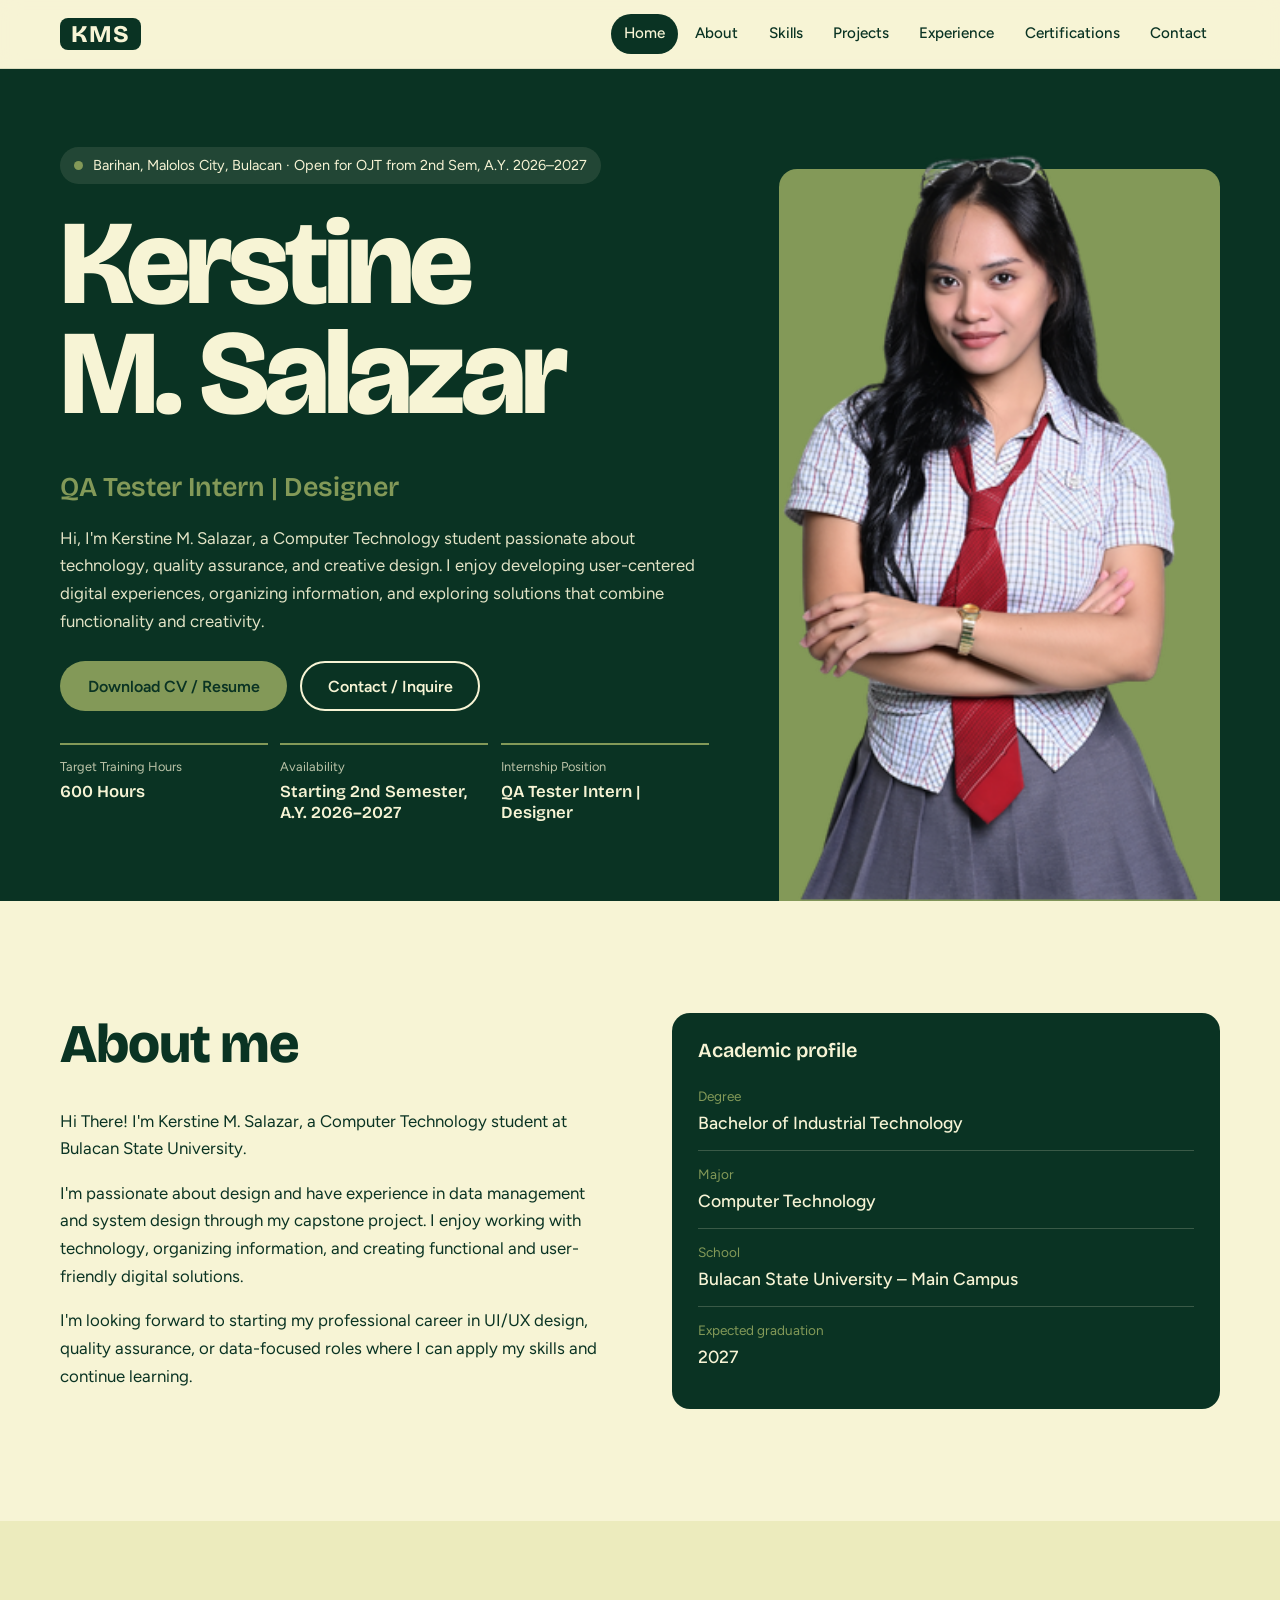
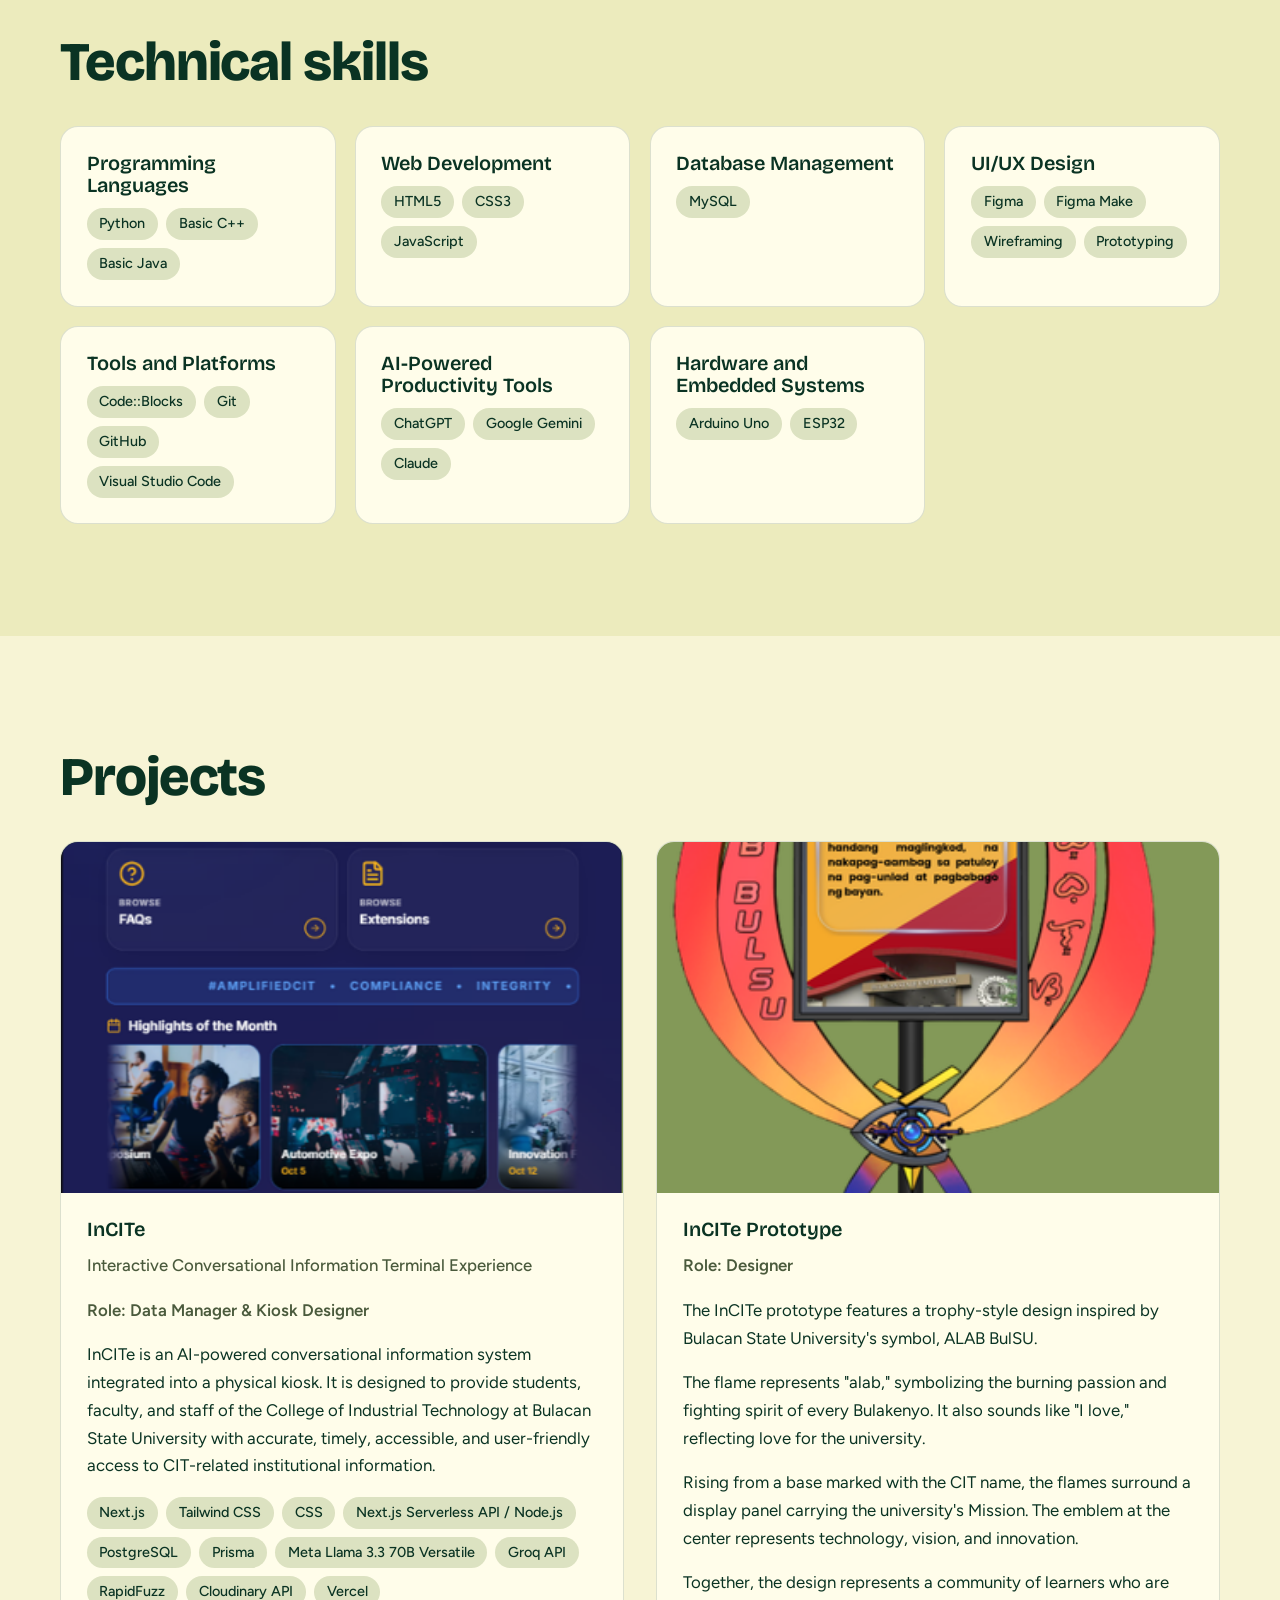
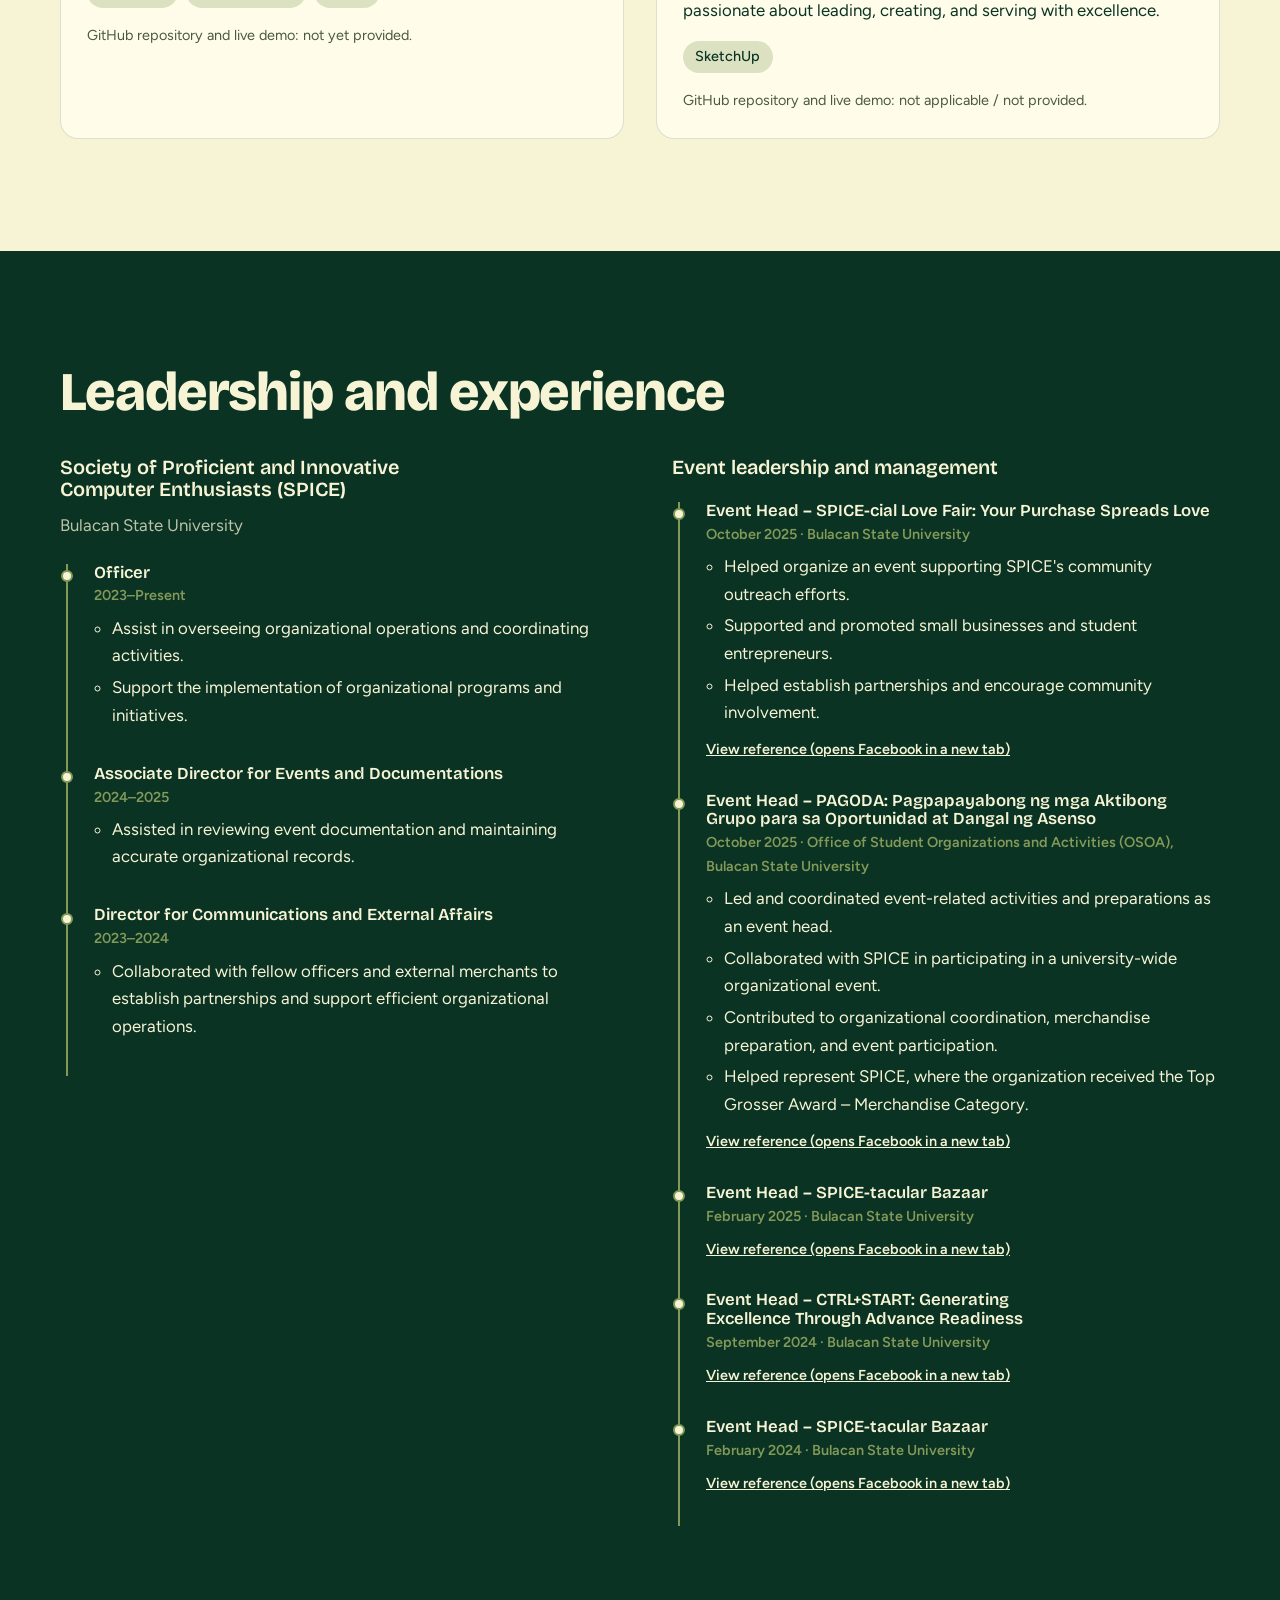
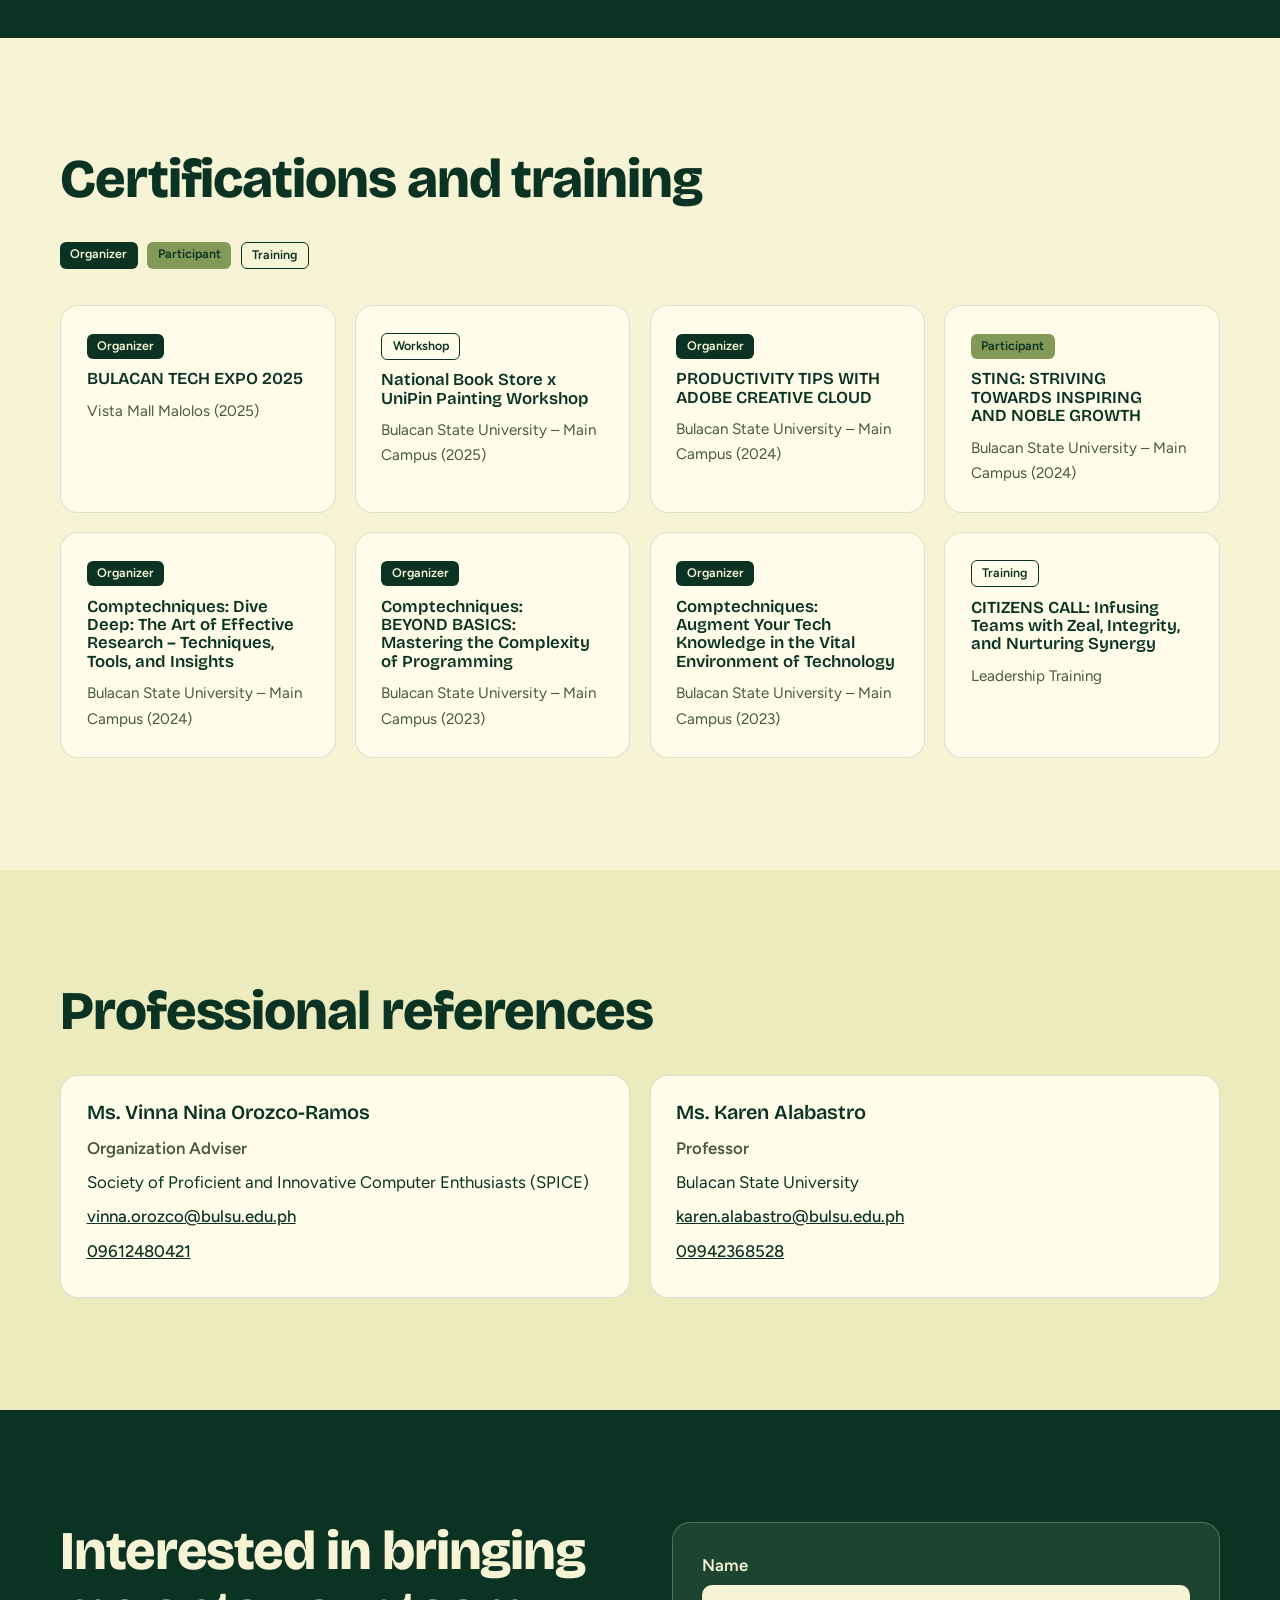
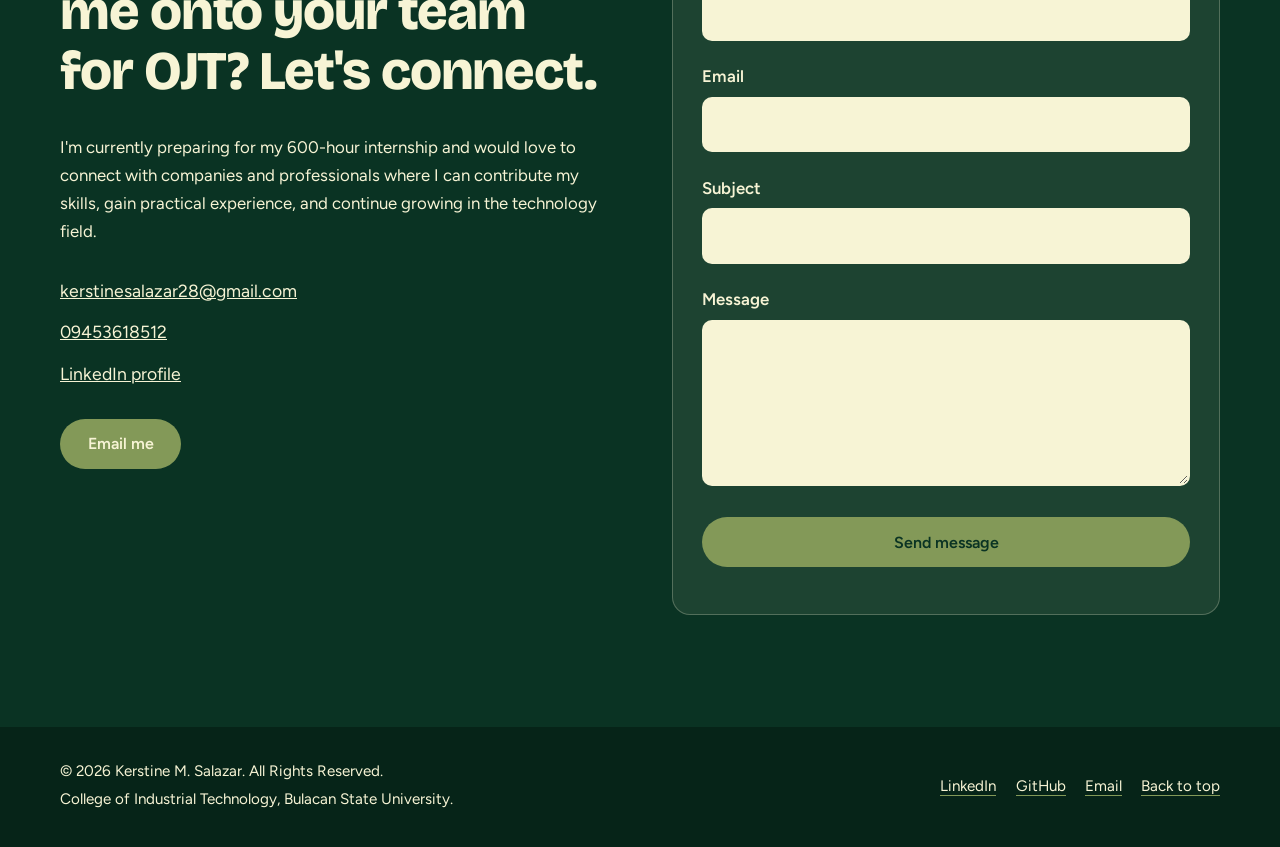
<file: index.html>
<!DOCTYPE html>
<html lang="en">
<head>
<meta charset="UTF-8">
<meta name="viewport" content="width=device-width, initial-scale=1">
<title>Kerstine M. Salazar | QA Tester Intern &amp; Designer Portfolio</title>
<meta name="description" content="Portfolio of Kerstine M. Salazar, a Computer Technology student at Bulacan State University seeking a 600-hour OJT as a QA Tester Intern or Designer.">
<meta property="og:title" content="Kerstine M. Salazar | QA Tester Intern &amp; Designer">
<meta property="og:description" content="Computer Technology student seeking a 600-hour OJT starting 2nd Semester, A.Y. 2026–2027.">
<meta property="og:type" content="website">
<meta property="og:image" content="assets/profile.jpg">
<meta name="theme-color" content="#0A3323">
<link rel="preconnect" href="https://fonts.googleapis.com">
<link rel="preconnect" href="https://fonts.gstatic.com" crossorigin>
<link href="https://fonts.googleapis.com/css2?family=Bricolage+Grotesque:wght@600;800&family=Figtree:wght@400;500;600&display=swap" rel="stylesheet">
<link rel="stylesheet" href="style.css">
</head>
<body>
<a class="skip" href="#main">Skip to content</a>

<header class="nav" id="nav">
  <div class="wrap nav__in">
    <a href="#home" class="logo" aria-label="KMS, back to home">KMS</a>
    <button class="burger" id="burger" aria-label="Open menu" aria-expanded="false" aria-controls="menu"><span></span><span></span><span></span></button>
    <nav aria-label="Primary">
      <ul class="menu" id="menu">
        <li><a href="#home">Home</a></li>
        <li><a href="#about">About</a></li>
        <li><a href="#skills">Skills</a></li>
        <li><a href="#projects">Projects</a></li>
        <li><a href="#experience">Experience</a></li>
        <li><a href="#certifications">Certifications</a></li>
        <li><a href="#contact">Contact</a></li>
      </ul>
    </nav>
  </div>
</header>

<main id="main">
<section class="hero" id="home">
  <div class="wrap hero__in">
    <div class="hero__text">
      <p class="status"><span class="dot"></span>Barihan, Malolos City, Bulacan · Open for OJT from 2nd Sem, A.Y. 2026–2027</p>
      <h1>Kerstine<br>M. Salazar</h1>
      <p class="title" aria-label="QA Tester Intern and Designer"><span id="typed">QA Tester Intern | Designer</span></p>
      <p class="lead">Hi, I'm Kerstine M. Salazar, a Computer Technology student passionate about technology, quality assurance, and creative design. I enjoy developing user-centered digital experiences, organizing information, and exploring solutions that combine functionality and creativity.</p>
      <div class="cta">
        <a class="btn btn--solid" href="assets/Kerstine_M_Salazar_CV.pdf" download>Download CV / Resume</a>
        <a class="btn btn--ghost" href="#contact">Contact / Inquire</a>
      </div>
      <dl class="stats">
        <div><dt>Target Training Hours</dt><dd>600 Hours</dd></div>
        <div><dt>Availability</dt><dd>Starting 2nd Semester, A.Y. 2026–2027</dd></div>
        <div><dt>Internship Position</dt><dd>QA Tester Intern | Designer</dd></div>
      </dl>
    </div>
    <figure class="portrait">
      <img src="assets/profile.png" alt="Portrait of Kerstine M. Salazar" width="640" height="800" fetchpriority="high">
      <span class="portrait__fallback" aria-hidden="true">KMS</span>
    </figure>
  </div>
</section>

<section class="sec" id="about">
  <div class="wrap grid2">
    <div class="reveal">
      <h2>About me</h2>
      <p>Hi There! I'm Kerstine M. Salazar, a Computer Technology student at Bulacan State University.</p>
      <p>I'm passionate about design and have experience in data management and system design through my capstone project. I enjoy working with technology, organizing information, and creating functional and user-friendly digital solutions.</p>
      <p>I'm looking forward to starting my professional career in UI/UX design, quality assurance, or data-focused roles where I can apply my skills and continue learning.</p>
    </div>
    <div class="card card--dark reveal">
      <h3>Academic profile</h3>
      <dl class="facts">
        <div><dt>Degree</dt><dd>Bachelor of Industrial Technology</dd></div>
        <div><dt>Major</dt><dd>Computer Technology</dd></div>
        <div><dt>School</dt><dd>Bulacan State University – Main Campus</dd></div>
        <div><dt>Expected graduation</dt><dd>2027</dd></div>
      </dl>
    </div>
  </div>
</section>

<section class="sec sec--alt" id="skills">
  <div class="wrap">
    <h2 class="reveal">Technical skills</h2>
    <div class="skills">
      <article class="card reveal"><h3><span aria-hidden="true"> </span> Programming Languages</h3><ul class="tags"><li>Python</li><li>Basic C++</li><li>Basic Java</li></ul></article>
      <article class="card reveal"><h3><span aria-hidden="true"> </span> Web Development</h3><ul class="tags"><li>HTML5</li><li>CSS3</li><li>JavaScript</li></ul></article>
      <article class="card reveal"><h3><span aria-hidden="true"> </span> Database Management</h3><ul class="tags"><li>MySQL</li></ul></article>
      <article class="card reveal"><h3><span aria-hidden="true"> </span> UI/UX Design</h3><ul class="tags"><li>Figma</li><li>Figma Make</li><li>Wireframing</li><li>Prototyping</li></ul></article>
      <article class="card reveal"><h3><span aria-hidden="true"> </span> Tools and Platforms</h3><ul class="tags"><li>Code::Blocks</li><li>Git</li><li>GitHub</li><li>Visual Studio Code</li></ul></article>
      <article class="card reveal"><h3><span aria-hidden="true"> </span> AI-Powered Productivity Tools</h3><ul class="tags"><li>ChatGPT</li><li>Google Gemini</li><li>Claude</li></ul></article>
      <article class="card reveal"><h3><span aria-hidden="true"> </span> Hardware and Embedded Systems</h3><ul class="tags"><li>Arduino Uno</li><li>ESP32</li></ul></article>
    </div>
  </div>
</section>

<section class="sec" id="projects">
  <div class="wrap">
    <h2 class="reveal">Projects</h2>
    <div class="projects">
      <article class="project reveal">
        <div class="project__img"><img src="assets/img/projects/project1.png" alt="Screenshot of the InCITe kiosk interface" loading="lazy" width="800" height="500"><span class="ph">Project image: assets/incite-project.jpg</span></div>
        <div class="project__body">
          <h3>InCITe</h3>
          <p class="sub">Interactive Conversational Information Terminal Experience</p>
          <p class="role">Role: Data Manager &amp; Kiosk Designer</p>
          <p>InCITe is an AI-powered conversational information system integrated into a physical kiosk. It is designed to provide students, faculty, and staff of the College of Industrial Technology at Bulacan State University with accurate, timely, accessible, and user-friendly access to CIT-related institutional information.</p>
          <ul class="tags"><li>Next.js</li><li>Tailwind CSS</li><li>CSS</li><li>Next.js Serverless API / Node.js</li><li>PostgreSQL</li><li>Prisma</li><li>Meta Llama 3.3 70B Versatile</li><li>Groq API</li><li>RapidFuzz</li><li>Cloudinary API</li><li>Vercel</li></ul>
          <p class="note">GitHub repository and live demo: not yet provided.</p>
        </div>
      </article>
      <article class="project reveal">
        <div class="project__img"><img src="assets/img/projects/project2.png" alt="Photo of the trophy-style InCITe kiosk prototype" loading="lazy" width="800" height="500"><span class="ph">Project image: assets/incite-prototype.jpg</span></div>
        <div class="project__body">
          <h3>InCITe Prototype</h3>
          <p class="role">Role: Designer</p>
          <p>The InCITe prototype features a trophy-style design inspired by Bulacan State University's symbol, ALAB BulSU.</p>
          <p>The flame represents "alab," symbolizing the burning passion and fighting spirit of every Bulakenyo. It also sounds like "I love," reflecting love for the university.</p>
          <p>Rising from a base marked with the CIT name, the flames surround a display panel carrying the university's Mission. The emblem at the center represents technology, vision, and innovation.</p>
          <p>Together, the design represents a community of learners who are passionate about leading, creating, and serving with excellence.</p>
          <ul class="tags"><li>SketchUp</li></ul>
          <p class="note">GitHub repository and live demo: not applicable / not provided.</p>
        </div>
      </article>
    </div>
  </div>
</section>

<section class="sec sec--dark" id="experience">
  <div class="wrap">
    <h2 class="reveal">Leadership and experience</h2>
    <div class="grid2 grid2--top">
      <div class="reveal">
        <h3>Society of Proficient and Innovative Computer Enthusiasts (SPICE)</h3>
        <p class="muted">Bulacan State University</p>
        <ol class="timeline">
          <li><h4>Officer</h4><p class="when">2023–Present</p><ul><li>Assist in overseeing organizational operations and coordinating activities.</li><li>Support the implementation of organizational programs and initiatives.</li></ul></li>
          <li><h4>Associate Director for Events and Documentations</h4><p class="when">2024–2025</p><ul><li>Assisted in reviewing event documentation and maintaining accurate organizational records.</li></ul></li>
          <li><h4>Director for Communications and External Affairs</h4><p class="when">2023–2024</p><ul><li>Collaborated with fellow officers and external merchants to establish partnerships and support efficient organizational operations.</li></ul></li>
        </ol>
      </div>
      <div class="reveal">
        <h3>Event leadership and management</h3>
        <ol class="timeline">
          <li><h4>Event Head – SPICE-cial Love Fair: Your Purchase Spreads Love</h4><p class="when">October 2025 · Bulacan State University</p><ul><li>Helped organize an event supporting SPICE's community outreach efforts.</li><li>Supported and promoted small businesses and student entrepreneurs.</li><li>Helped establish partnerships and encourage community involvement.</li></ul><a class="ref" href="https://www.facebook.com/photo?fbid=873373535478037" target="_blank" rel="noopener noreferrer">View reference (opens Facebook in a new tab)</a></li>
          <li><h4>Event Head – PAGODA: Pagpapayabong ng mga Aktibong Grupo para sa Oportunidad at Dangal ng Asenso</h4><p class="when">October 2025 · Office of Student Organizations and Activities (OSOA), Bulacan State University</p><ul><li>Led and coordinated event-related activities and preparations as an event head.</li><li>Collaborated with SPICE in participating in a university-wide organizational event.</li><li>Contributed to organizational coordination, merchandise preparation, and event participation.</li><li>Helped represent SPICE, where the organization received the Top Grosser Award – Merchandise Category.</li></ul><a class="ref" href="https://web.facebook.com/theheraldnews/posts/pfbid0MNRa2aUGrs881BAKeGDKV4pX7371RRzBiKAZ9ZgL6iiD8kBTJmoMWLssQ2vfafepl" target="_blank" rel="noopener noreferrer">View reference (opens Facebook in a new tab)</a></li>
          <li><h4>Event Head – SPICE-tacular Bazaar</h4><p class="when">February 2025 · Bulacan State University</p><a class="ref" href="https://www.facebook.com/BulSUSpice/posts/pfbid03TWdTF9x9zwEs8J1Bgqeyut8eoHFBmtd6dCByPgnjubqYRaQyYbNxwqwhLQWirSol" target="_blank" rel="noopener noreferrer">View reference (opens Facebook in a new tab)</a></li>
          <li><h4>Event Head – CTRL+START: Generating Excellence Through Advance Readiness</h4><p class="when">September 2024 · Bulacan State University</p><a class="ref" href="https://www.facebook.com/BulSUSpice/posts/pfbid0yzTMg9RoSNpAsNxtyZuowMCJKAP39ekEBst7aeW4BM3MGnr7bXvvg4447bLbbtvVl" target="_blank" rel="noopener noreferrer">View reference (opens Facebook in a new tab)</a></li>
          <li><h4>Event Head – SPICE-tacular Bazaar</h4><p class="when">February 2024 · Bulacan State University</p><a class="ref" href="https://www.facebook.com/BulSUSpice/posts/pfbid02hqyef3gDEe78gKEzyGiPe6X7HyGEYZcdzUjb8S66V9E7rHfSbEDfCrWDUeFfLAR2l" target="_blank" rel="noopener noreferrer">View reference (opens Facebook in a new tab)</a></li>
        </ol>
      </div>
    </div>
  </div>
</section>

<section class="sec" id="certifications">
  <div class="wrap">
    <h2 class="reveal">Certifications and training</h2>
    <p class="legend reveal"><span class="badge badge--org">Organizer</span> <span class="badge badge--par">Participant</span> <span class="badge badge--trn">Training</span></p>
    <ul class="certs">
      <li class="card reveal"><span class="badge badge--org">Organizer</span><h3>BULACAN TECH EXPO 2025</h3><p>Vista Mall Malolos (2025)</p></li>
      <li class="card reveal"><span class="badge badge--trn">Workshop</span><h3>National Book Store x UniPin Painting Workshop</h3><p>Bulacan State University – Main Campus (2025)</p></li>
      <li class="card reveal"><span class="badge badge--org">Organizer</span><h3>PRODUCTIVITY TIPS WITH ADOBE CREATIVE CLOUD</h3><p>Bulacan State University – Main Campus (2024)</p></li>
      <li class="card reveal"><span class="badge badge--par">Participant</span><h3>STING: STRIVING TOWARDS INSPIRING AND NOBLE GROWTH</h3><p>Bulacan State University – Main Campus (2024)</p></li>
      <li class="card reveal"><span class="badge badge--org">Organizer</span><h3>Comptechniques: Dive Deep: The Art of Effective Research – Techniques, Tools, and Insights</h3><p>Bulacan State University – Main Campus (2024)</p></li>
      <li class="card reveal"><span class="badge badge--org">Organizer</span><h3>Comptechniques: BEYOND BASICS: Mastering the Complexity of Programming</h3><p>Bulacan State University – Main Campus (2023)</p></li>
      <li class="card reveal"><span class="badge badge--org">Organizer</span><h3>Comptechniques: Augment Your Tech Knowledge in the Vital Environment of Technology</h3><p>Bulacan State University – Main Campus (2023)</p></li>
      <li class="card reveal"><span class="badge badge--trn">Training</span><h3>CITIZENS CALL: Infusing Teams with Zeal, Integrity, and Nurturing Synergy</h3><p>Leadership Training</p></li>
    </ul>
  </div>
</section>

<section class="sec sec--alt" id="references">
  <div class="wrap">
    <h2 class="reveal">Professional references</h2>
    <div class="refs">
      <article class="card reveal"><h3>Ms. Vinna Nina Orozco-Ramos</h3><p class="role">Organization Adviser</p><p>Society of Proficient and Innovative Computer Enthusiasts (SPICE)</p><p><a href="mailto:vinna.orozco@bulsu.edu.ph">vinna.orozco@bulsu.edu.ph</a></p><p><a href="tel:+639612480421">09612480421</a></p></article>
      <article class="card reveal"><h3>Ms. Karen Alabastro</h3><p class="role">Professor</p><p>Bulacan State University</p><p><a href="mailto:karen.alabastro@bulsu.edu.ph">karen.alabastro@bulsu.edu.ph</a></p><p><a href="tel:+639942368528">09942368528</a></p></article>
    </div>
  </div>
</section>

<section class="sec sec--dark" id="contact">
  <div class="wrap grid2 grid2--top">
    <div class="reveal">
      <h2>Interested in bringing me onto your team for OJT? Let's connect.</h2>
      <p>I'm currently preparing for my 600-hour internship and would love to connect with companies and professionals where I can contribute my skills, gain practical experience, and continue growing in the technology field.</p>
      <ul class="contact-list">
        <li><a href="mailto:kerstinesalazar28@gmail.com">kerstinesalazar28@gmail.com</a></li>
        <li><a href="tel:+639453618512">09453618512</a></li>
        <li><a href="https://www.linkedin.com/in/kerstinemella0605/" target="_blank" rel="noopener noreferrer">LinkedIn profile</a></li>
      </ul>
      <a class="btn btn--solid btn--light" href="mailto:kerstinesalazar28@gmail.com">Email me</a>
    </div>
    <form class="form reveal" id="form" novalidate>
      <div class="field"><label for="name">Name</label><input id="name" name="name" type="text" autocomplete="name" required><p class="err" id="name-err" role="alert"></p></div>
      <div class="field"><label for="email">Email</label><input id="email" name="email" type="email" autocomplete="email" required><p class="err" id="email-err" role="alert"></p></div>
      <div class="field"><label for="subject">Subject</label><input id="subject" name="subject" type="text" required><p class="err" id="subject-err" role="alert"></p></div>
      <div class="field"><label for="message">Message</label><textarea id="message" name="message" rows="5" required></textarea><p class="err" id="message-err" role="alert"></p></div>
      <input type="text" name="_honey" tabindex="-1" autocomplete="off" class="hp" aria-hidden="true">
      <button class="btn btn--solid btn--light" type="submit" id="submit">Send message</button>
      <p class="formmsg" id="formmsg" role="status" aria-live="polite"></p>
    </form>
  </div>
</section>
</main>

<footer class="footer">
  <div class="wrap footer__in">
    <div>
      <p>© 2026 Kerstine M. Salazar. All Rights Reserved.</p>
      <p>College of Industrial Technology, Bulacan State University.</p>
    </div>
    <ul class="social">
      <li><a href="https://www.linkedin.com/in/kerstinemella0605/" target="_blank" rel="noopener noreferrer">LinkedIn</a></li>
      <!-- Replace with your actual GitHub profile URL -->
      <li><a href="https://github.com/" target="_blank" rel="noopener noreferrer" id="gh">GitHub</a></li>
      <li><a href="mailto:kerstinesalazar28@gmail.com">Email</a></li>
      <li><a href="#home">Back to top</a></li>
    </ul>
  </div>
</footer>
<button class="totop" id="totop" aria-label="Back to top" hidden>↑</button>
<script src="script.js"></script>
</body>
</html>
</file>
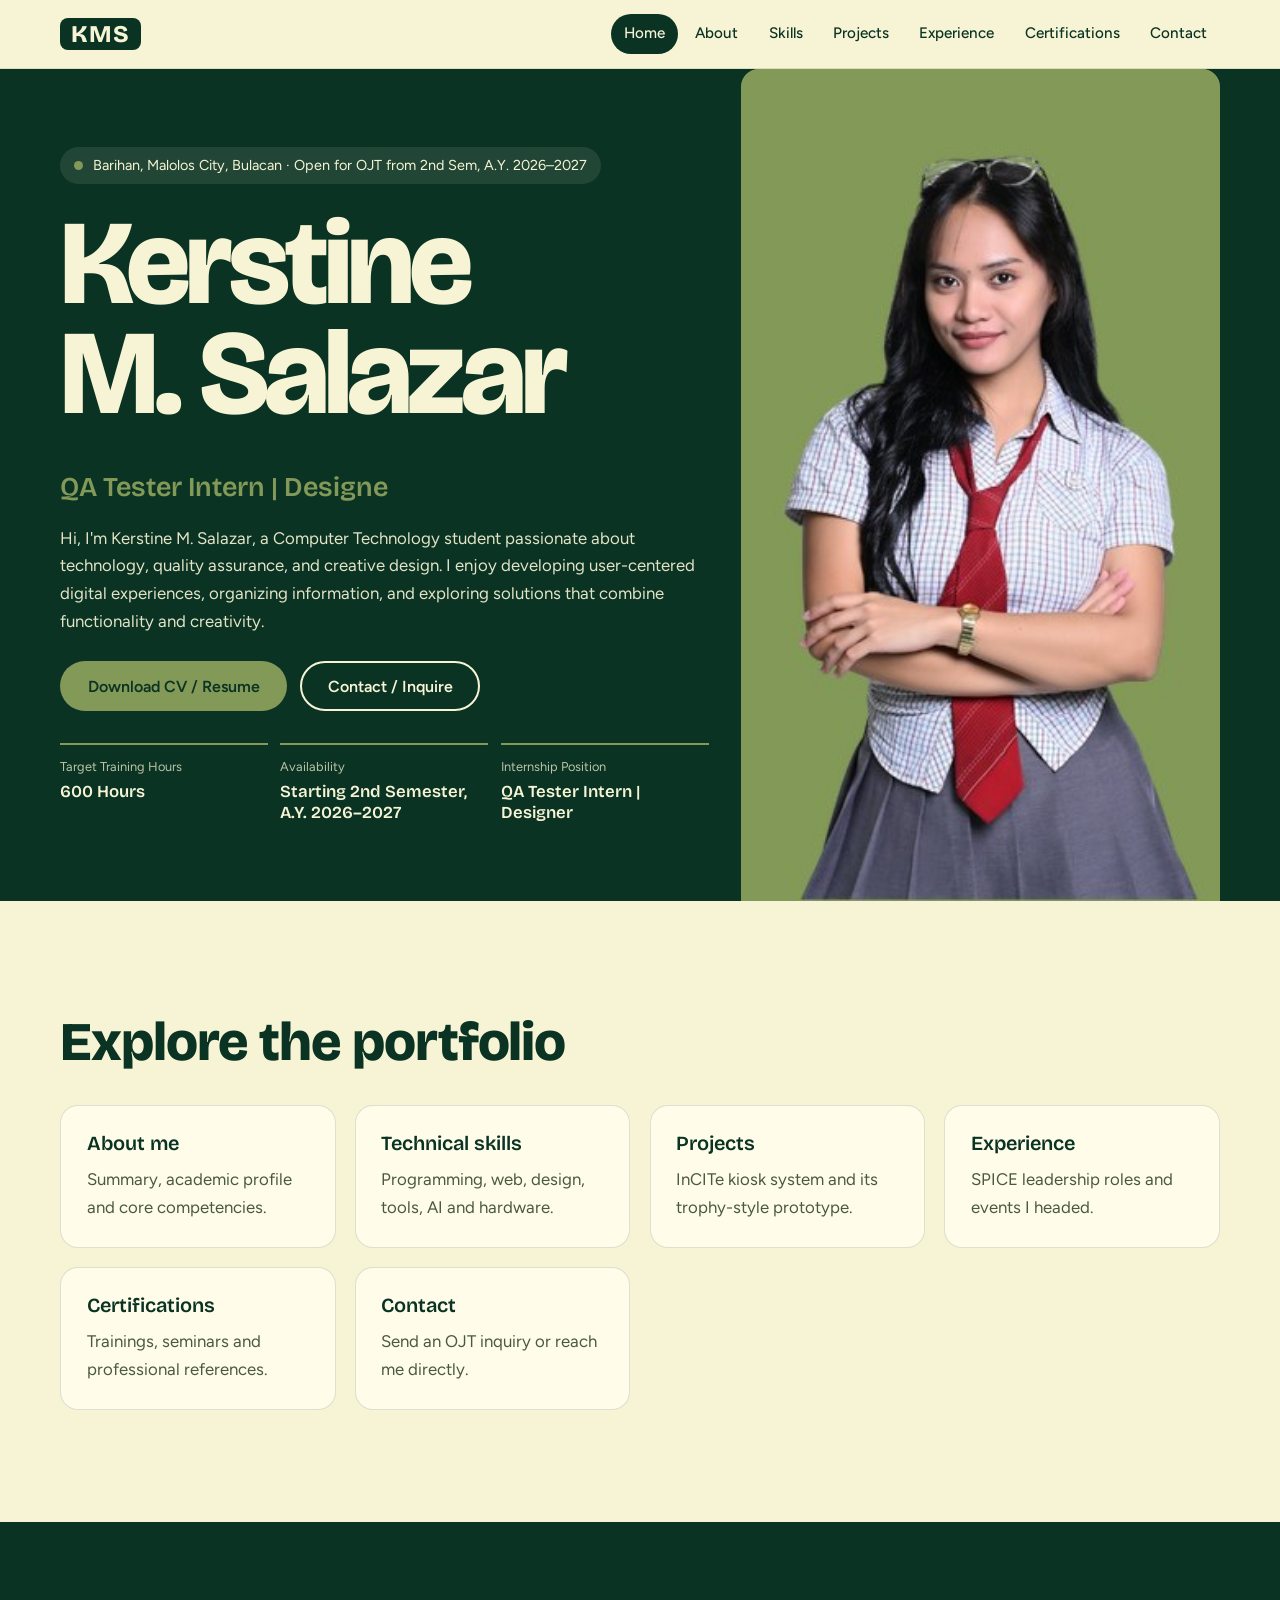
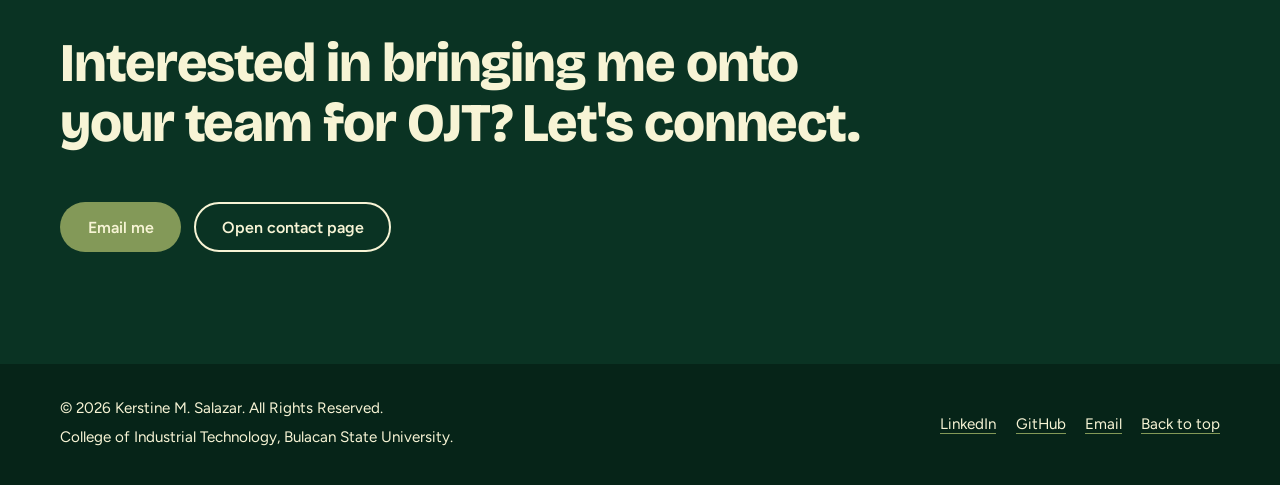
<file: Salazar_Kerstine_IIDD2_Final/index.html>
<!DOCTYPE html>
<html lang="en">
<head>
<meta charset="UTF-8">
<meta name="viewport" content="width=device-width, initial-scale=1, viewport-fit=cover">
<title>Kerstine M. Salazar | QA Tester Intern &amp; Designer Portfolio</title>
<meta name="description" content="Portfolio of Kerstine M. Salazar, a Computer Technology student at Bulacan State University seeking a 600-hour OJT as a QA Tester Intern or Designer.">
<meta property="og:title" content="Kerstine M. Salazar | QA Tester Intern &amp; Designer">
<meta property="og:description" content="Computer Technology student seeking a 600-hour OJT starting 2nd Semester, A.Y. 2026–2027.">
<meta property="og:type" content="website">
<meta property="og:image" content="assets/img/profile.jpg">
<meta name="theme-color" content="#0A3323">
<link rel="preconnect" href="https://fonts.googleapis.com">
<link rel="preconnect" href="https://fonts.gstatic.com" crossorigin>
<link href="https://fonts.googleapis.com/css2?family=Bricolage+Grotesque:wght@600;800&family=Figtree:wght@400;500;600&display=swap" rel="stylesheet">
<link rel="stylesheet" href="assets/css/style.css">
</head>
<body id="top">
<a class="skip" href="#main">Skip to content</a>
<header class="nav"><div class="wrap nav__in"><a href="index.html" class="logo" aria-label="KMS, home">KMS</a><nav aria-label="Primary"><ul class="menu"><li><a href="index.html" class="active" aria-current="page">Home</a></li><li><a href="about.html">About</a></li><li><a href="skills.html">Skills</a></li><li><a href="projects.html">Projects</a></li><li><a href="experience.html">Experience</a></li><li><a href="certifications.html">Certifications</a></li><li><a href="contact.html">Contact</a></li></ul></nav></div></header>
<main id="main">
<section class="hero" id="home">
  <div class="wrap hero__in">
    <div class="hero__text">
      <p class="status"><span class="dot"></span>Barihan, Malolos City, Bulacan · Open for OJT from 2nd Sem, A.Y. 2026–2027</p>
      <h1>Kerstine<br>M. Salazar</h1>
      <p class="title" aria-label="QA Tester Intern and Designer"><span id="typed">QA Tester Intern | Designer</span></p>
      <p class="lead">Hi, I'm Kerstine M. Salazar, a Computer Technology student passionate about technology, quality assurance, and creative design. I enjoy developing user-centered digital experiences, organizing information, and exploring solutions that combine functionality and creativity.</p>
      <div class="cta">
        <a class="btn btn--solid" href="assets/Kerstine_M_Salazar_CV.pdf" download>Download CV / Resume</a>
        <a class="btn btn--ghost" href="#contact">Contact / Inquire</a>
      </div>
      <dl class="stats">
        <div><dt>Target Training Hours</dt><dd>600 Hours</dd></div>
        <div><dt>Availability</dt><dd>Starting 2nd Semester, A.Y. 2026–2027</dd></div>
        <div><dt>Internship Position</dt><dd>QA Tester Intern | Designer</dd></div>
      </dl>
    </div>
    <figure class="portrait">
      <img src="assets/img/profile.jpg" alt="Portrait of Kerstine M. Salazar" width="397" height="508" fetchpriority="high">
      <span class="portrait__fallback" aria-hidden="true">KMS</span>
    </figure>
  </div>
</section>
<section class="sec" id="explore"><div class="wrap"><h2 class="reveal">Explore the portfolio</h2><ul class="explore"><li class="reveal"><a class="card" href="about.html"><h3>About me</h3><p>Summary, academic profile and core competencies.</p></a></li><li class="reveal"><a class="card" href="skills.html"><h3>Technical skills</h3><p>Programming, web, design, tools, AI and hardware.</p></a></li><li class="reveal"><a class="card" href="projects.html"><h3>Projects</h3><p>InCITe kiosk system and its trophy-style prototype.</p></a></li><li class="reveal"><a class="card" href="experience.html"><h3>Experience</h3><p>SPICE leadership roles and events I headed.</p></a></li><li class="reveal"><a class="card" href="certifications.html"><h3>Certifications</h3><p>Trainings, seminars and professional references.</p></a></li><li class="reveal"><a class="card" href="contact.html"><h3>Contact</h3><p>Send an OJT inquiry or reach me directly.</p></a></li></ul></div></section>
<section class="sec sec--dark" id="contact"><div class="wrap strip"><h2>Interested in bringing me onto your team for OJT? Let's connect.</h2><div class="cta"><a class="btn btn--solid" href="mailto:kerstinesalazar28@gmail.com">Email me</a><a class="btn btn--ghost" href="contact.html">Open contact page</a></div></div></section>
</main>
<footer class="footer">
  <div class="wrap footer__in">
    <div>
      <p>© 2026 Kerstine M. Salazar. All Rights Reserved.</p>
      <p>College of Industrial Technology, Bulacan State University.</p>
    </div>
    <ul class="social">
      <li><a href="https://www.linkedin.com/in/kerstinemella0605/" target="_blank" rel="noopener noreferrer">LinkedIn</a></li>
      <!-- Replace with your actual GitHub profile URL -->
      <li><a href="https://github.com/" target="_blank" rel="noopener noreferrer" id="gh">GitHub</a></li>
      <li><a href="mailto:kerstinesalazar28@gmail.com">Email</a></li>
      <li><a href="#top">Back to top</a></li>
    </ul>
  </div>
</footer>
<nav class="bottomnav" aria-label="Mobile"><a href="index.html" aria-current="page"><span aria-hidden="true">🏠</span><span>Home</span></a><a href="about.html"><span aria-hidden="true">👤</span><span>About</span></a><a href="skills.html"><span aria-hidden="true">🛠️</span><span>Skills</span></a><a href="projects.html"><span aria-hidden="true">📁</span><span>Projects</span></a><a href="experience.html"><span aria-hidden="true">🧭</span><span>Experience</span></a><a href="certifications.html"><span aria-hidden="true">🎓</span><span>Certifications</span></a><a href="contact.html"><span aria-hidden="true">✉️</span><span>Contact</span></a></nav>
<button class="totop" id="totop" aria-label="Back to top" hidden>↑</button>
<script src="assets/js/script.js"></script>
</body>
</html>
</file>
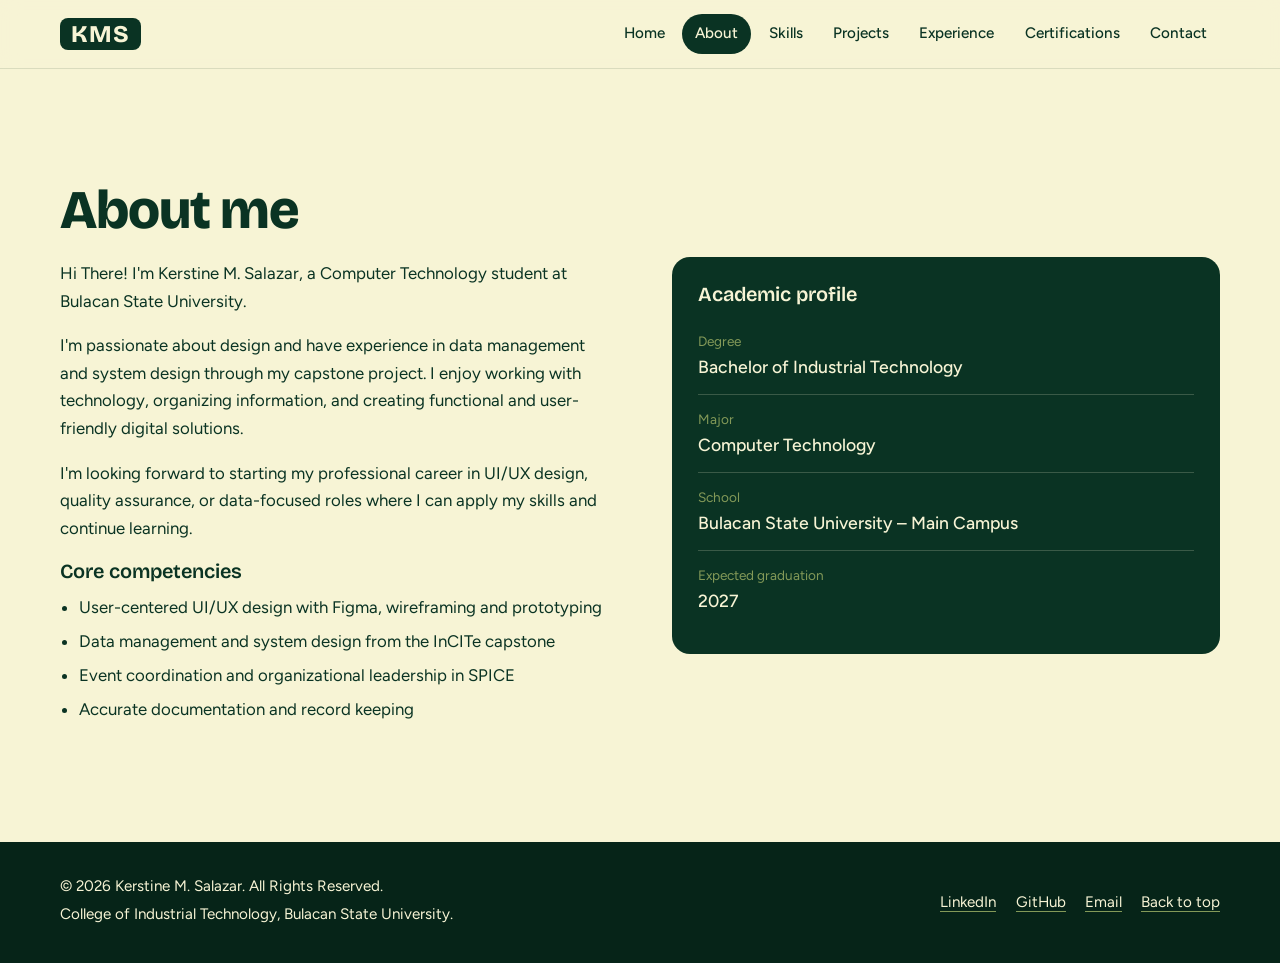
<file: Salazar_Kerstine_IIDD2_Final/about.html>
<!DOCTYPE html>
<html lang="en">
<head>
<meta charset="UTF-8">
<meta name="viewport" content="width=device-width, initial-scale=1, viewport-fit=cover">
<title>About | Kerstine M. Salazar, QA Tester Intern &amp; Designer</title>
<meta name="description" content="About Kerstine M. Salazar: summary, academic profile and core competencies.">
<meta property="og:title" content="Kerstine M. Salazar | QA Tester Intern &amp; Designer">
<meta property="og:description" content="Computer Technology student seeking a 600-hour OJT starting 2nd Semester, A.Y. 2026–2027.">
<meta property="og:type" content="website">
<meta property="og:image" content="assets/img/profile.jpg">
<meta name="theme-color" content="#0A3323">
<link rel="preconnect" href="https://fonts.googleapis.com">
<link rel="preconnect" href="https://fonts.gstatic.com" crossorigin>
<link href="https://fonts.googleapis.com/css2?family=Bricolage+Grotesque:wght@600;800&family=Figtree:wght@400;500;600&display=swap" rel="stylesheet">
<link rel="stylesheet" href="assets/css/style.css">
</head>
<body id="top">
<a class="skip" href="#main">Skip to content</a>
<header class="nav"><div class="wrap nav__in"><a href="index.html" class="logo" aria-label="KMS, home">KMS</a><nav aria-label="Primary"><ul class="menu"><li><a href="index.html">Home</a></li><li><a href="about.html" class="active" aria-current="page">About</a></li><li><a href="skills.html">Skills</a></li><li><a href="projects.html">Projects</a></li><li><a href="experience.html">Experience</a></li><li><a href="certifications.html">Certifications</a></li><li><a href="contact.html">Contact</a></li></ul></nav></div></header>
<main id="main">
<section class="sec" id="about">
  <div class="wrap grid2">
    <div class="reveal">
      <h1 class="pt">About me</h1>
      <p>Hi There! I'm Kerstine M. Salazar, a Computer Technology student at Bulacan State University.</p>
      <p>I'm passionate about design and have experience in data management and system design through my capstone project. I enjoy working with technology, organizing information, and creating functional and user-friendly digital solutions.</p>
      <p>I'm looking forward to starting my professional career in UI/UX design, quality assurance, or data-focused roles where I can apply my skills and continue learning.</p>
      <h3>Core competencies</h3>
      <ul class="checks"><li>User-centered UI/UX design with Figma, wireframing and prototyping</li><li>Data management and system design from the InCITe capstone</li><li>Event coordination and organizational leadership in SPICE</li><li>Accurate documentation and record keeping</li></ul>
    </div>
    <div class="card card--dark reveal">
      <h3>Academic profile</h3>
      <dl class="facts">
        <div><dt>Degree</dt><dd>Bachelor of Industrial Technology</dd></div>
        <div><dt>Major</dt><dd>Computer Technology</dd></div>
        <div><dt>School</dt><dd>Bulacan State University – Main Campus</dd></div>
        <div><dt>Expected graduation</dt><dd>2027</dd></div>
      </dl>
    </div>
  </div>
</section>
</main>
<footer class="footer">
  <div class="wrap footer__in">
    <div>
      <p>© 2026 Kerstine M. Salazar. All Rights Reserved.</p>
      <p>College of Industrial Technology, Bulacan State University.</p>
    </div>
    <ul class="social">
      <li><a href="https://www.linkedin.com/in/kerstinemella0605/" target="_blank" rel="noopener noreferrer">LinkedIn</a></li>
      <!-- Replace with your actual GitHub profile URL -->
      <li><a href="https://github.com/" target="_blank" rel="noopener noreferrer" id="gh">GitHub</a></li>
      <li><a href="mailto:kerstinesalazar28@gmail.com">Email</a></li>
      <li><a href="#top">Back to top</a></li>
    </ul>
  </div>
</footer>
<nav class="bottomnav" aria-label="Mobile"><a href="index.html"><span aria-hidden="true">🏠</span><span>Home</span></a><a href="about.html" aria-current="page"><span aria-hidden="true">👤</span><span>About</span></a><a href="skills.html"><span aria-hidden="true">🛠️</span><span>Skills</span></a><a href="projects.html"><span aria-hidden="true">📁</span><span>Projects</span></a><a href="experience.html"><span aria-hidden="true">🧭</span><span>Experience</span></a><a href="certifications.html"><span aria-hidden="true">🎓</span><span>Certifications</span></a><a href="contact.html"><span aria-hidden="true">✉️</span><span>Contact</span></a></nav>
<button class="totop" id="totop" aria-label="Back to top" hidden>↑</button>
<script src="assets/js/script.js"></script>
</body>
</html>
</file>
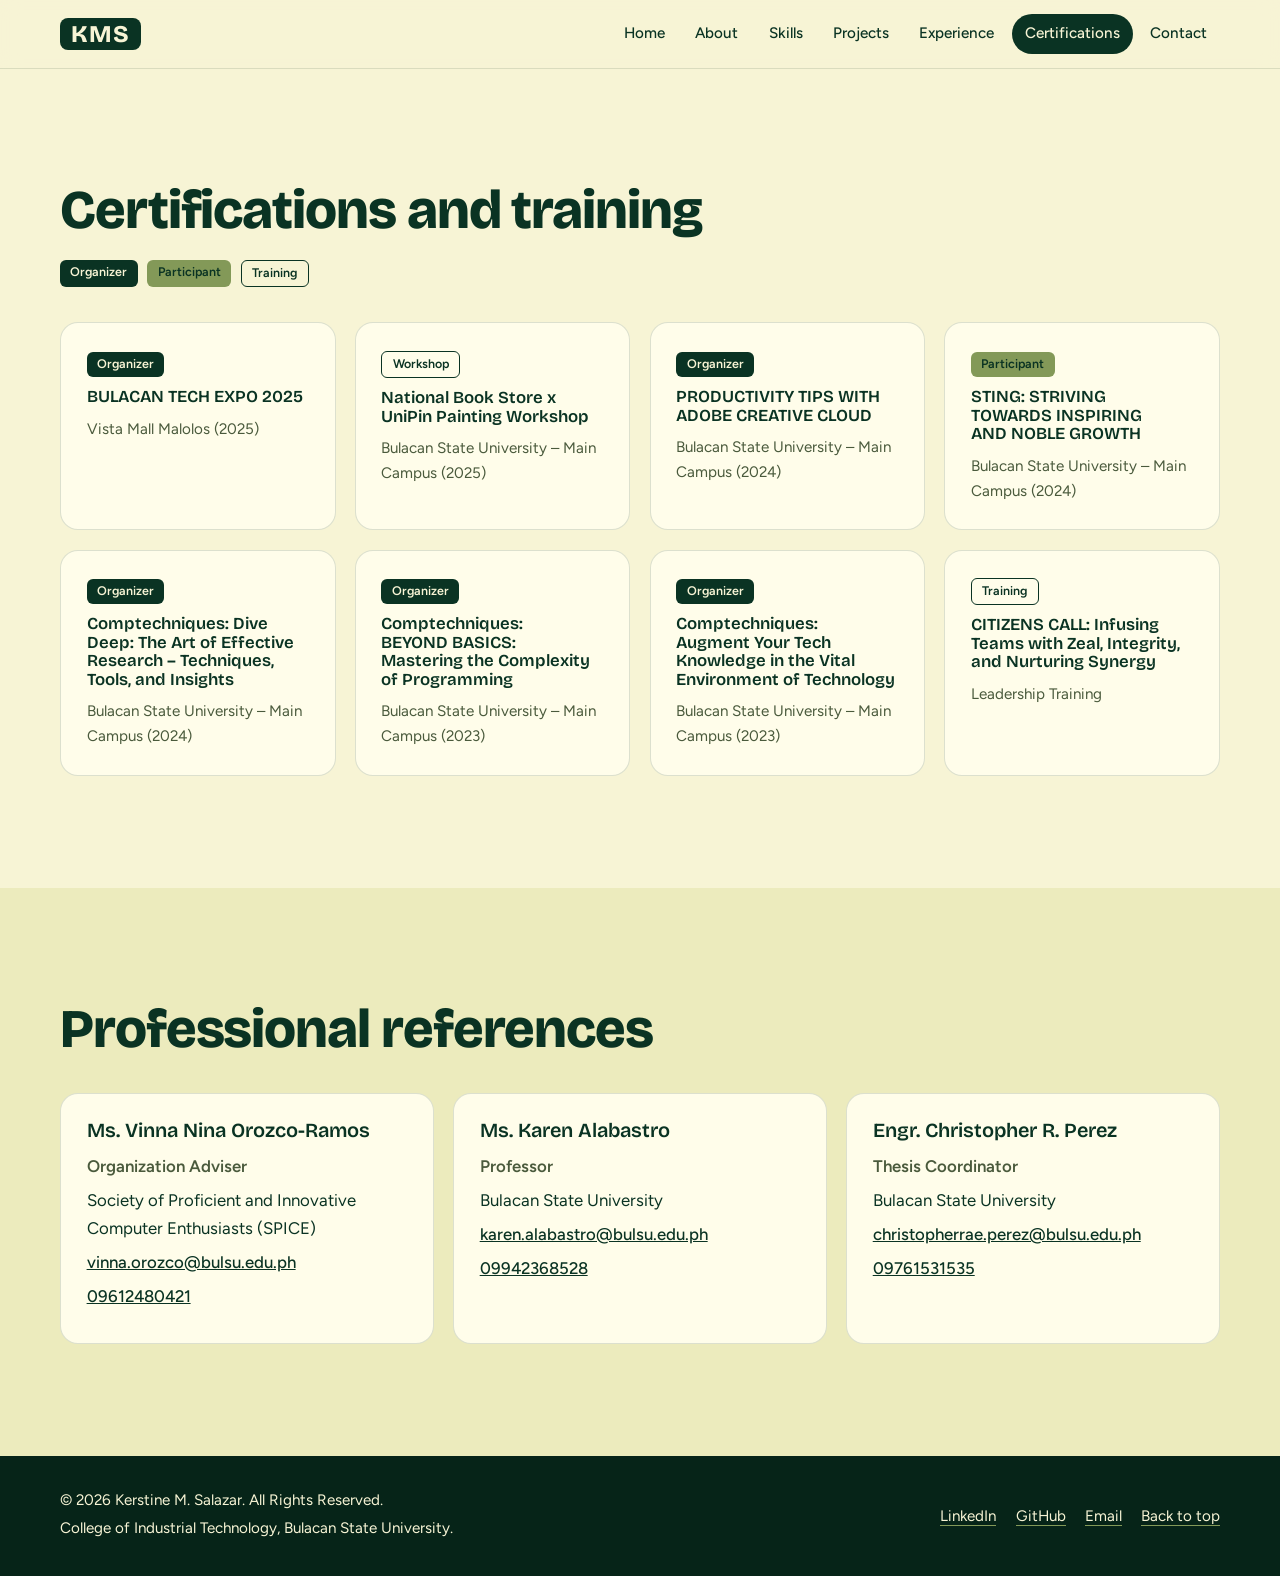
<file: Salazar_Kerstine_IIDD2_Final/certifications.html>
<!DOCTYPE html>
<html lang="en">
<head>
<meta charset="UTF-8">
<meta name="viewport" content="width=device-width, initial-scale=1, viewport-fit=cover">
<title>Certifications | Kerstine M. Salazar, QA Tester Intern &amp; Designer</title>
<meta name="description" content="Certifications, trainings and professional references of Kerstine M. Salazar.">
<meta property="og:title" content="Kerstine M. Salazar | QA Tester Intern &amp; Designer">
<meta property="og:description" content="Computer Technology student seeking a 600-hour OJT starting 2nd Semester, A.Y. 2026–2027.">
<meta property="og:type" content="website">
<meta property="og:image" content="assets/img/profile.jpg">
<meta name="theme-color" content="#0A3323">
<link rel="preconnect" href="https://fonts.googleapis.com">
<link rel="preconnect" href="https://fonts.gstatic.com" crossorigin>
<link href="https://fonts.googleapis.com/css2?family=Bricolage+Grotesque:wght@600;800&family=Figtree:wght@400;500;600&display=swap" rel="stylesheet">
<link rel="stylesheet" href="assets/css/style.css">
</head>
<body id="top">
<a class="skip" href="#main">Skip to content</a>
<header class="nav"><div class="wrap nav__in"><a href="index.html" class="logo" aria-label="KMS, home">KMS</a><nav aria-label="Primary"><ul class="menu"><li><a href="index.html">Home</a></li><li><a href="about.html">About</a></li><li><a href="skills.html">Skills</a></li><li><a href="projects.html">Projects</a></li><li><a href="experience.html">Experience</a></li><li><a href="certifications.html" class="active" aria-current="page">Certifications</a></li><li><a href="contact.html">Contact</a></li></ul></nav></div></header>
<main id="main">
<section class="sec" id="certifications">
  <div class="wrap">
    <h1 class="pt reveal">Certifications and training</h1>
    <p class="legend reveal"><span class="badge badge--org">Organizer</span> <span class="badge badge--par">Participant</span> <span class="badge badge--trn">Training</span></p>
    <ul class="certs">
      <li class="card reveal"><span class="badge badge--org">Organizer</span><h3>BULACAN TECH EXPO 2025</h3><p>Vista Mall Malolos (2025)</p></li>
      <li class="card reveal"><span class="badge badge--trn">Workshop</span><h3>National Book Store x UniPin Painting Workshop</h3><p>Bulacan State University – Main Campus (2025)</p></li>
      <li class="card reveal"><span class="badge badge--org">Organizer</span><h3>PRODUCTIVITY TIPS WITH ADOBE CREATIVE CLOUD</h3><p>Bulacan State University – Main Campus (2024)</p></li>
      <li class="card reveal"><span class="badge badge--par">Participant</span><h3>STING: STRIVING TOWARDS INSPIRING AND NOBLE GROWTH</h3><p>Bulacan State University – Main Campus (2024)</p></li>
      <li class="card reveal"><span class="badge badge--org">Organizer</span><h3>Comptechniques: Dive Deep: The Art of Effective Research – Techniques, Tools, and Insights</h3><p>Bulacan State University – Main Campus (2024)</p></li>
      <li class="card reveal"><span class="badge badge--org">Organizer</span><h3>Comptechniques: BEYOND BASICS: Mastering the Complexity of Programming</h3><p>Bulacan State University – Main Campus (2023)</p></li>
      <li class="card reveal"><span class="badge badge--org">Organizer</span><h3>Comptechniques: Augment Your Tech Knowledge in the Vital Environment of Technology</h3><p>Bulacan State University – Main Campus (2023)</p></li>
      <li class="card reveal"><span class="badge badge--trn">Training</span><h3>CITIZENS CALL: Infusing Teams with Zeal, Integrity, and Nurturing Synergy</h3><p>Leadership Training</p></li>
    </ul>
  </div>
</section>
<section class="sec sec--alt" id="references">
  <div class="wrap">
    <h2 class="reveal">Professional references</h2>
    <div class="refs">
      <article class="card reveal"><h3>Ms. Vinna Nina Orozco-Ramos</h3><p class="role">Organization Adviser</p><p>Society of Proficient and Innovative Computer Enthusiasts (SPICE)</p><p><a href="mailto:vinna.orozco@bulsu.edu.ph">vinna.orozco@bulsu.edu.ph</a></p><p><a href="tel:+639612480421">09612480421</a></p></article>
      <article class="card reveal"><h3>Ms. Karen Alabastro</h3><p class="role">Professor</p><p>Bulacan State University</p><p><a href="mailto:karen.alabastro@bulsu.edu.ph">karen.alabastro@bulsu.edu.ph</a></p><p><a href="tel:+639942368528">09942368528</a></p></article>
      <article class="card reveal"><h3>Engr. Christopher R. Perez</h3><p class="role">Thesis Coordinator</p><p>Bulacan State University</p><p><a href="mailto:christopherrae.perez@bulsu.edu.ph">christopherrae.perez@bulsu.edu.ph</a></p><p><a href="tel:+639761531535">09761531535</a></p></article>
    </div>
  </div>
</section>
</main>
<footer class="footer">
  <div class="wrap footer__in">
    <div>
      <p>© 2026 Kerstine M. Salazar. All Rights Reserved.</p>
      <p>College of Industrial Technology, Bulacan State University.</p>
    </div>
    <ul class="social">
      <li><a href="https://www.linkedin.com/in/kerstinemella0605/" target="_blank" rel="noopener noreferrer">LinkedIn</a></li>
      <!-- Replace with your actual GitHub profile URL -->
      <li><a href="https://github.com/" target="_blank" rel="noopener noreferrer" id="gh">GitHub</a></li>
      <li><a href="mailto:kerstinesalazar28@gmail.com">Email</a></li>
      <li><a href="#top">Back to top</a></li>
    </ul>
  </div>
</footer>
<nav class="bottomnav" aria-label="Mobile"><a href="index.html"><span aria-hidden="true">🏠</span><span>Home</span></a><a href="about.html"><span aria-hidden="true">👤</span><span>About</span></a><a href="skills.html"><span aria-hidden="true">🛠️</span><span>Skills</span></a><a href="projects.html"><span aria-hidden="true">📁</span><span>Projects</span></a><a href="experience.html"><span aria-hidden="true">🧭</span><span>Experience</span></a><a href="certifications.html" aria-current="page"><span aria-hidden="true">🎓</span><span>Certifications</span></a><a href="contact.html"><span aria-hidden="true">✉️</span><span>Contact</span></a></nav>
<button class="totop" id="totop" aria-label="Back to top" hidden>↑</button>
<script src="assets/js/script.js"></script>
</body>
</html>
</file>
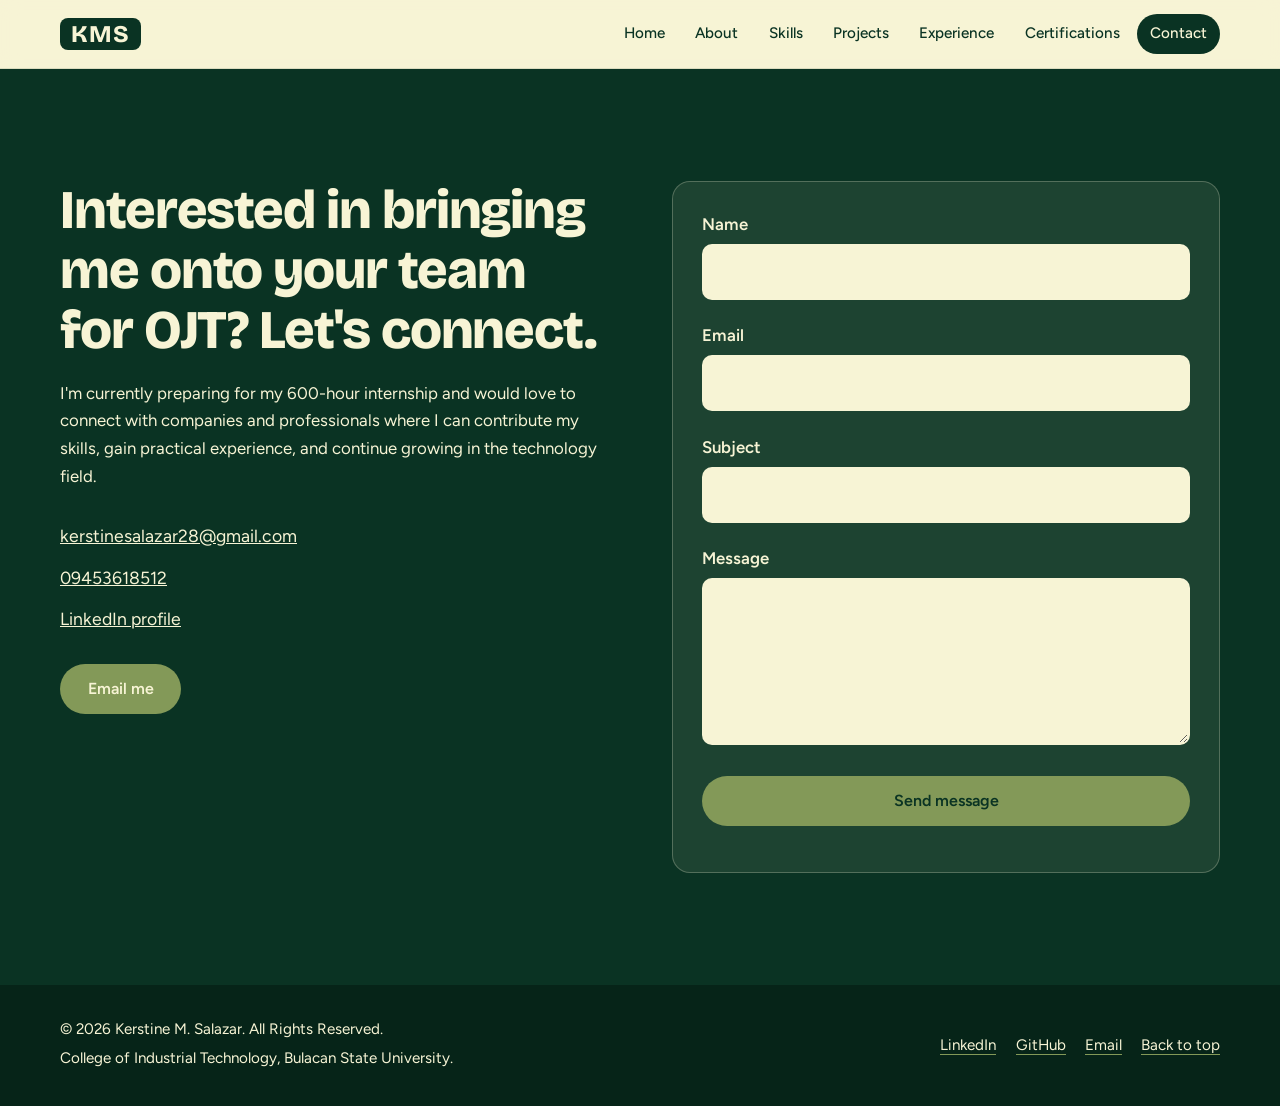
<file: Salazar_Kerstine_IIDD2_Final/contact.html>
<!DOCTYPE html>
<html lang="en">
<head>
<meta charset="UTF-8">
<meta name="viewport" content="width=device-width, initial-scale=1, viewport-fit=cover">
<title>Contact | Kerstine M. Salazar, QA Tester Intern &amp; Designer</title>
<meta name="description" content="Contact Kerstine M. Salazar for OJT and internship inquiries.">
<meta property="og:title" content="Kerstine M. Salazar | QA Tester Intern &amp; Designer">
<meta property="og:description" content="Computer Technology student seeking a 600-hour OJT starting 2nd Semester, A.Y. 2026–2027.">
<meta property="og:type" content="website">
<meta property="og:image" content="assets/img/profile.jpg">
<meta name="theme-color" content="#0A3323">
<link rel="preconnect" href="https://fonts.googleapis.com">
<link rel="preconnect" href="https://fonts.gstatic.com" crossorigin>
<link href="https://fonts.googleapis.com/css2?family=Bricolage+Grotesque:wght@600;800&family=Figtree:wght@400;500;600&display=swap" rel="stylesheet">
<link rel="stylesheet" href="assets/css/style.css">
</head>
<body id="top">
<a class="skip" href="#main">Skip to content</a>
<header class="nav"><div class="wrap nav__in"><a href="index.html" class="logo" aria-label="KMS, home">KMS</a><nav aria-label="Primary"><ul class="menu"><li><a href="index.html">Home</a></li><li><a href="about.html">About</a></li><li><a href="skills.html">Skills</a></li><li><a href="projects.html">Projects</a></li><li><a href="experience.html">Experience</a></li><li><a href="certifications.html">Certifications</a></li><li><a href="contact.html" class="active" aria-current="page">Contact</a></li></ul></nav></div></header>
<main id="main">
<section class="sec sec--dark" id="contact">
  <div class="wrap grid2 grid2--top">
    <div class="reveal">
      <h1 class="pt">Interested in bringing me onto your team for OJT? Let's connect.</h1>
      <p>I'm currently preparing for my 600-hour internship and would love to connect with companies and professionals where I can contribute my skills, gain practical experience, and continue growing in the technology field.</p>
      <ul class="contact-list">
        <li><a href="mailto:kerstinesalazar28@gmail.com">kerstinesalazar28@gmail.com</a></li>
        <li><a href="tel:+639453618512">09453618512</a></li>
        <li><a href="https://www.linkedin.com/in/kerstinemella0605/" target="_blank" rel="noopener noreferrer">LinkedIn profile</a></li>
      </ul>
      <a class="btn btn--solid btn--light" href="mailto:kerstinesalazar28@gmail.com">Email me</a>
    </div>
    <form class="form reveal" id="form" novalidate>
      <div class="field"><label for="name">Name</label><input id="name" name="name" type="text" autocomplete="name" required><p class="err" id="name-err" role="alert"></p></div>
      <div class="field"><label for="email">Email</label><input id="email" name="email" type="email" autocomplete="email" required><p class="err" id="email-err" role="alert"></p></div>
      <div class="field"><label for="subject">Subject</label><input id="subject" name="subject" type="text" required><p class="err" id="subject-err" role="alert"></p></div>
      <div class="field"><label for="message">Message</label><textarea id="message" name="message" rows="5" required></textarea><p class="err" id="message-err" role="alert"></p></div>
      <input type="text" name="_honey" tabindex="-1" autocomplete="off" class="hp" aria-hidden="true">
      <button class="btn btn--solid btn--light" type="submit" id="submit">Send message</button>
      <p class="formmsg" id="formmsg" role="status" aria-live="polite"></p>
    </form>
  </div>
</section>
</main>
<footer class="footer">
  <div class="wrap footer__in">
    <div>
      <p>© 2026 Kerstine M. Salazar. All Rights Reserved.</p>
      <p>College of Industrial Technology, Bulacan State University.</p>
    </div>
    <ul class="social">
      <li><a href="https://www.linkedin.com/in/kerstinemella0605/" target="_blank" rel="noopener noreferrer">LinkedIn</a></li>
      <!-- Replace with your actual GitHub profile URL -->
      <li><a href="https://github.com/" target="_blank" rel="noopener noreferrer" id="gh">GitHub</a></li>
      <li><a href="mailto:kerstinesalazar28@gmail.com">Email</a></li>
      <li><a href="#top">Back to top</a></li>
    </ul>
  </div>
</footer>
<nav class="bottomnav" aria-label="Mobile"><a href="index.html"><span aria-hidden="true">🏠</span><span>Home</span></a><a href="about.html"><span aria-hidden="true">👤</span><span>About</span></a><a href="skills.html"><span aria-hidden="true">🛠️</span><span>Skills</span></a><a href="projects.html"><span aria-hidden="true">📁</span><span>Projects</span></a><a href="experience.html"><span aria-hidden="true">🧭</span><span>Experience</span></a><a href="certifications.html"><span aria-hidden="true">🎓</span><span>Certifications</span></a><a href="contact.html" aria-current="page"><span aria-hidden="true">✉️</span><span>Contact</span></a></nav>
<button class="totop" id="totop" aria-label="Back to top" hidden>↑</button>
<script src="assets/js/script.js"></script>
</body>
</html>
</file>
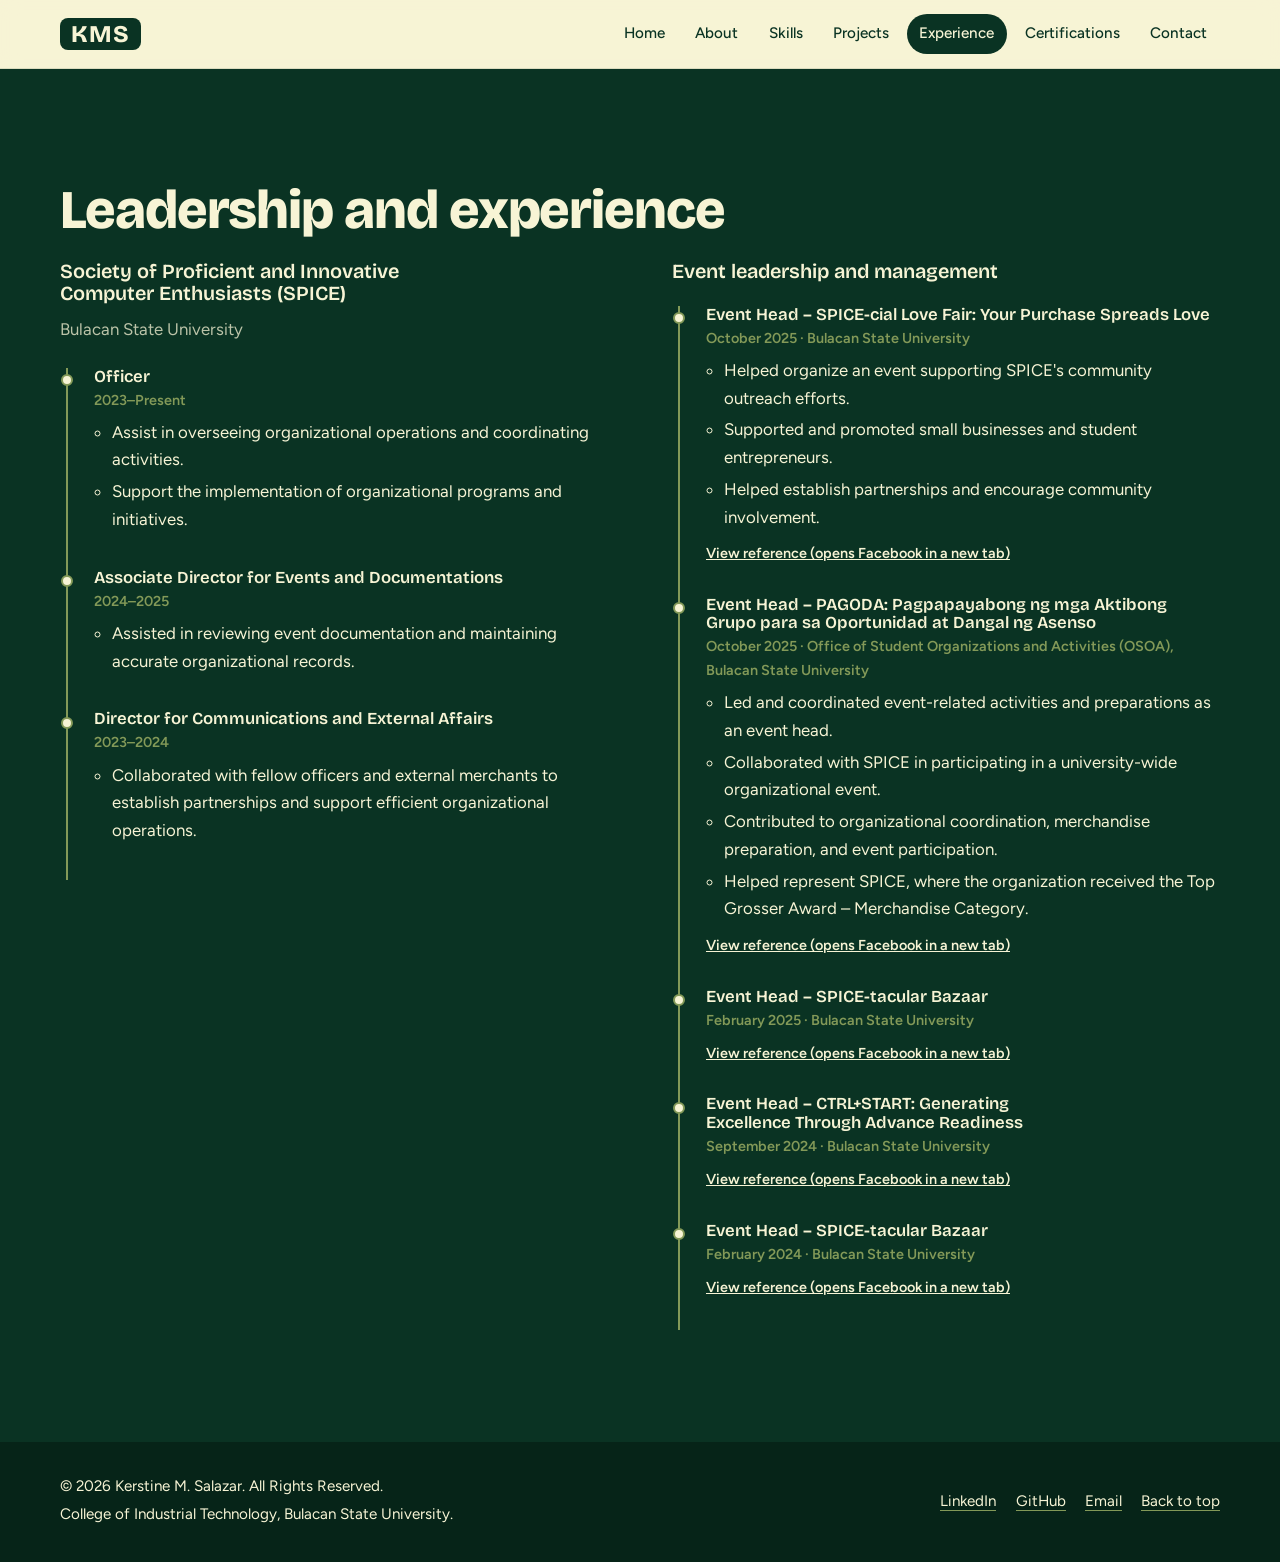
<file: Salazar_Kerstine_IIDD2_Final/experience.html>
<!DOCTYPE html>
<html lang="en">
<head>
<meta charset="UTF-8">
<meta name="viewport" content="width=device-width, initial-scale=1, viewport-fit=cover">
<title>Experience | Kerstine M. Salazar, QA Tester Intern &amp; Designer</title>
<meta name="description" content="Leadership roles and event management experience in SPICE, Bulacan State University.">
<meta property="og:title" content="Kerstine M. Salazar | QA Tester Intern &amp; Designer">
<meta property="og:description" content="Computer Technology student seeking a 600-hour OJT starting 2nd Semester, A.Y. 2026–2027.">
<meta property="og:type" content="website">
<meta property="og:image" content="assets/img/profile.jpg">
<meta name="theme-color" content="#0A3323">
<link rel="preconnect" href="https://fonts.googleapis.com">
<link rel="preconnect" href="https://fonts.gstatic.com" crossorigin>
<link href="https://fonts.googleapis.com/css2?family=Bricolage+Grotesque:wght@600;800&family=Figtree:wght@400;500;600&display=swap" rel="stylesheet">
<link rel="stylesheet" href="assets/css/style.css">
</head>
<body id="top">
<a class="skip" href="#main">Skip to content</a>
<header class="nav"><div class="wrap nav__in"><a href="index.html" class="logo" aria-label="KMS, home">KMS</a><nav aria-label="Primary"><ul class="menu"><li><a href="index.html">Home</a></li><li><a href="about.html">About</a></li><li><a href="skills.html">Skills</a></li><li><a href="projects.html">Projects</a></li><li><a href="experience.html" class="active" aria-current="page">Experience</a></li><li><a href="certifications.html">Certifications</a></li><li><a href="contact.html">Contact</a></li></ul></nav></div></header>
<main id="main">
<section class="sec sec--dark" id="experience">
  <div class="wrap">
    <h1 class="pt reveal">Leadership and experience</h1>
    <div class="grid2 grid2--top">
      <div class="reveal">
        <h3>Society of Proficient and Innovative Computer Enthusiasts (SPICE)</h3>
        <p class="muted">Bulacan State University</p>
        <ol class="timeline">
          <li><h4>Officer</h4><p class="when">2023–Present</p><ul><li>Assist in overseeing organizational operations and coordinating activities.</li><li>Support the implementation of organizational programs and initiatives.</li></ul></li>
          <li><h4>Associate Director for Events and Documentations</h4><p class="when">2024–2025</p><ul><li>Assisted in reviewing event documentation and maintaining accurate organizational records.</li></ul></li>
          <li><h4>Director for Communications and External Affairs</h4><p class="when">2023–2024</p><ul><li>Collaborated with fellow officers and external merchants to establish partnerships and support efficient organizational operations.</li></ul></li>
        </ol>
      </div>
      <div class="reveal">
        <h3>Event leadership and management</h3>
        <ol class="timeline">
          <li><h4>Event Head – SPICE-cial Love Fair: Your Purchase Spreads Love</h4><p class="when">October 2025 · Bulacan State University</p><ul><li>Helped organize an event supporting SPICE's community outreach efforts.</li><li>Supported and promoted small businesses and student entrepreneurs.</li><li>Helped establish partnerships and encourage community involvement.</li></ul><a class="ref" href="https://www.facebook.com/photo?fbid=873373535478037" target="_blank" rel="noopener noreferrer">View reference (opens Facebook in a new tab)</a></li>
          <li><h4>Event Head – PAGODA: Pagpapayabong ng mga Aktibong Grupo para sa Oportunidad at Dangal ng Asenso</h4><p class="when">October 2025 · Office of Student Organizations and Activities (OSOA), Bulacan State University</p><ul><li>Led and coordinated event-related activities and preparations as an event head.</li><li>Collaborated with SPICE in participating in a university-wide organizational event.</li><li>Contributed to organizational coordination, merchandise preparation, and event participation.</li><li>Helped represent SPICE, where the organization received the Top Grosser Award – Merchandise Category.</li></ul><a class="ref" href="https://web.facebook.com/theheraldnews/posts/pfbid0MNRa2aUGrs881BAKeGDKV4pX7371RRzBiKAZ9ZgL6iiD8kBTJmoMWLssQ2vfafepl" target="_blank" rel="noopener noreferrer">View reference (opens Facebook in a new tab)</a></li>
          <li><h4>Event Head – SPICE-tacular Bazaar</h4><p class="when">February 2025 · Bulacan State University</p><a class="ref" href="https://www.facebook.com/BulSUSpice/posts/pfbid03TWdTF9x9zwEs8J1Bgqeyut8eoHFBmtd6dCByPgnjubqYRaQyYbNxwqwhLQWirSol" target="_blank" rel="noopener noreferrer">View reference (opens Facebook in a new tab)</a></li>
          <li><h4>Event Head – CTRL+START: Generating Excellence Through Advance Readiness</h4><p class="when">September 2024 · Bulacan State University</p><a class="ref" href="https://www.facebook.com/BulSUSpice/posts/pfbid0yzTMg9RoSNpAsNxtyZuowMCJKAP39ekEBst7aeW4BM3MGnr7bXvvg4447bLbbtvVl" target="_blank" rel="noopener noreferrer">View reference (opens Facebook in a new tab)</a></li>
          <li><h4>Event Head – SPICE-tacular Bazaar</h4><p class="when">February 2024 · Bulacan State University</p><a class="ref" href="https://www.facebook.com/BulSUSpice/posts/pfbid02hqyef3gDEe78gKEzyGiPe6X7HyGEYZcdzUjb8S66V9E7rHfSbEDfCrWDUeFfLAR2l" target="_blank" rel="noopener noreferrer">View reference (opens Facebook in a new tab)</a></li>
        </ol>
      </div>
    </div>
  </div>
</section>
</main>
<footer class="footer">
  <div class="wrap footer__in">
    <div>
      <p>© 2026 Kerstine M. Salazar. All Rights Reserved.</p>
      <p>College of Industrial Technology, Bulacan State University.</p>
    </div>
    <ul class="social">
      <li><a href="https://www.linkedin.com/in/kerstinemella0605/" target="_blank" rel="noopener noreferrer">LinkedIn</a></li>
      <!-- Replace with your actual GitHub profile URL -->
      <li><a href="https://github.com/" target="_blank" rel="noopener noreferrer" id="gh">GitHub</a></li>
      <li><a href="mailto:kerstinesalazar28@gmail.com">Email</a></li>
      <li><a href="#top">Back to top</a></li>
    </ul>
  </div>
</footer>
<nav class="bottomnav" aria-label="Mobile"><a href="index.html"><span aria-hidden="true">🏠</span><span>Home</span></a><a href="about.html"><span aria-hidden="true">👤</span><span>About</span></a><a href="skills.html"><span aria-hidden="true">🛠️</span><span>Skills</span></a><a href="projects.html"><span aria-hidden="true">📁</span><span>Projects</span></a><a href="experience.html" aria-current="page"><span aria-hidden="true">🧭</span><span>Experience</span></a><a href="certifications.html"><span aria-hidden="true">🎓</span><span>Certifications</span></a><a href="contact.html"><span aria-hidden="true">✉️</span><span>Contact</span></a></nav>
<button class="totop" id="totop" aria-label="Back to top" hidden>↑</button>
<script src="assets/js/script.js"></script>
</body>
</html>
</file>
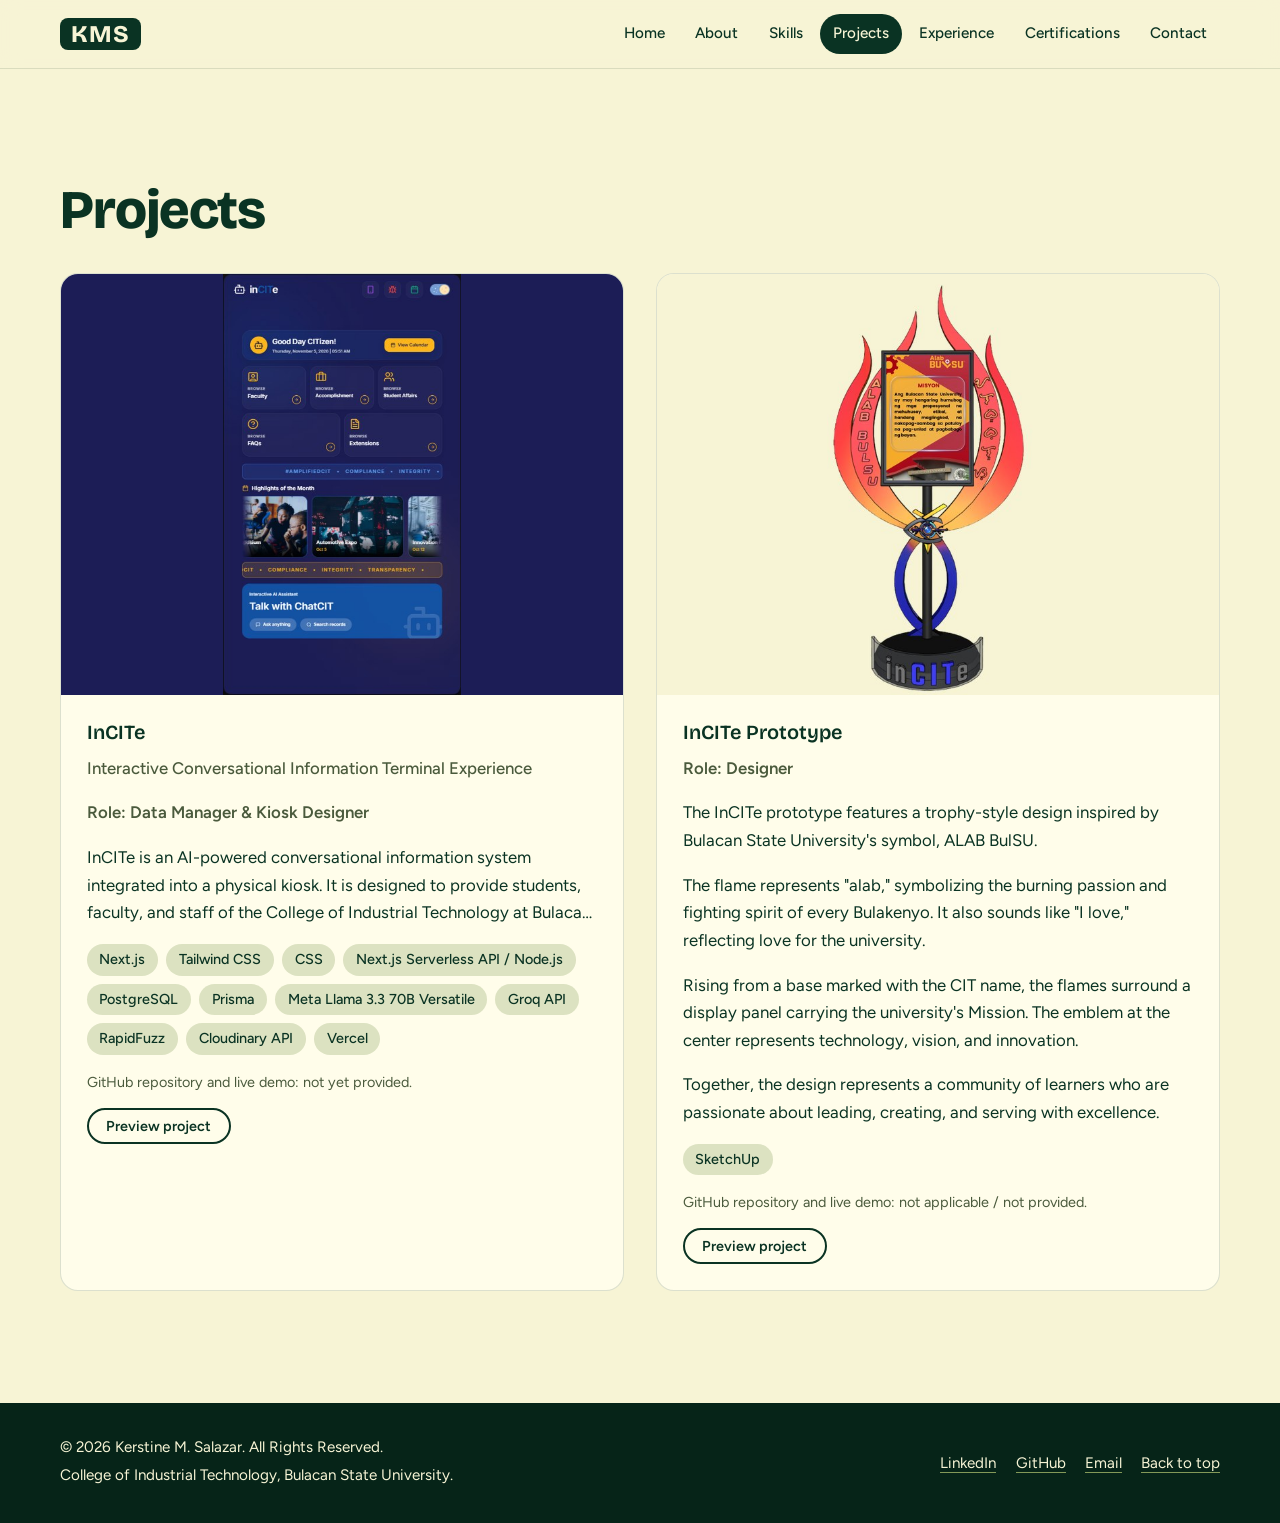
<file: Salazar_Kerstine_IIDD2_Final/projects.html>
<!DOCTYPE html>
<html lang="en">
<head>
<meta charset="UTF-8">
<meta name="viewport" content="width=device-width, initial-scale=1, viewport-fit=cover">
<title>Projects | Kerstine M. Salazar, QA Tester Intern &amp; Designer</title>
<meta name="description" content="Featured projects: InCITe kiosk system and the InCITe trophy-style prototype.">
<meta property="og:title" content="Kerstine M. Salazar | QA Tester Intern &amp; Designer">
<meta property="og:description" content="Computer Technology student seeking a 600-hour OJT starting 2nd Semester, A.Y. 2026–2027.">
<meta property="og:type" content="website">
<meta property="og:image" content="assets/img/profile.jpg">
<meta name="theme-color" content="#0A3323">
<link rel="preconnect" href="https://fonts.googleapis.com">
<link rel="preconnect" href="https://fonts.gstatic.com" crossorigin>
<link href="https://fonts.googleapis.com/css2?family=Bricolage+Grotesque:wght@600;800&family=Figtree:wght@400;500;600&display=swap" rel="stylesheet">
<link rel="stylesheet" href="assets/css/style.css">
</head>
<body id="top">
<a class="skip" href="#main">Skip to content</a>
<header class="nav"><div class="wrap nav__in"><a href="index.html" class="logo" aria-label="KMS, home">KMS</a><nav aria-label="Primary"><ul class="menu"><li><a href="index.html">Home</a></li><li><a href="about.html">About</a></li><li><a href="skills.html">Skills</a></li><li><a href="projects.html" class="active" aria-current="page">Projects</a></li><li><a href="experience.html">Experience</a></li><li><a href="certifications.html">Certifications</a></li><li><a href="contact.html">Contact</a></li></ul></nav></div></header>
<main id="main">
<section class="sec" id="projects">
  <div class="wrap">
    <h1 class="pt reveal">Projects</h1>
    <div class="projects">
      <article class="project reveal">
        <div class="project__img" style="--bg:#1c1d56"><img src="assets/img/projects/project1.jpg" alt="Screenshot of the InCITe kiosk interface" loading="lazy" width="405" height="719"><span class="ph">Project image: assets/img/projects/project1.jpg</span></div>
        <div class="project__body">
          <h3>InCITe</h3>
          <p class="sub">Interactive Conversational Information Terminal Experience</p>
          <p class="role">Role: Data Manager &amp; Kiosk Designer</p>
          <p>InCITe is an AI-powered conversational information system integrated into a physical kiosk. It is designed to provide students, faculty, and staff of the College of Industrial Technology at Bulacan State University with accurate, timely, accessible, and user-friendly access to CIT-related institutional information.</p>
          <ul class="tags"><li>Next.js</li><li>Tailwind CSS</li><li>CSS</li><li>Next.js Serverless API / Node.js</li><li>PostgreSQL</li><li>Prisma</li><li>Meta Llama 3.3 70B Versatile</li><li>Groq API</li><li>RapidFuzz</li><li>Cloudinary API</li><li>Vercel</li></ul>
          <p class="note">GitHub repository and live demo: not yet provided.</p>
          <button type="button" class="btn btn--small pv" data-preview>Preview project</button>
        </div>
      </article>
      <article class="project reveal">
        <div class="project__img" style="--bg:#F7F4D5"><img src="assets/img/projects/project2.jpg" alt="Photo of the trophy-style InCITe kiosk prototype" loading="lazy" width="329" height="624"><span class="ph">Project image: assets/img/projects/project2.jpg</span></div>
        <div class="project__body">
          <h3>InCITe Prototype</h3>
          <p class="role">Role: Designer</p>
          <p>The InCITe prototype features a trophy-style design inspired by Bulacan State University's symbol, ALAB BulSU.</p>
          <p>The flame represents "alab," symbolizing the burning passion and fighting spirit of every Bulakenyo. It also sounds like "I love," reflecting love for the university.</p>
          <p>Rising from a base marked with the CIT name, the flames surround a display panel carrying the university's Mission. The emblem at the center represents technology, vision, and innovation.</p>
          <p>Together, the design represents a community of learners who are passionate about leading, creating, and serving with excellence.</p>
          <ul class="tags"><li>SketchUp</li></ul>
          <p class="note">GitHub repository and live demo: not applicable / not provided.</p>
          <button type="button" class="btn btn--small pv" data-preview>Preview project</button>
        </div>
      </article>
    </div>
  </div>
</section>
</main>
<footer class="footer">
  <div class="wrap footer__in">
    <div>
      <p>© 2026 Kerstine M. Salazar. All Rights Reserved.</p>
      <p>College of Industrial Technology, Bulacan State University.</p>
    </div>
    <ul class="social">
      <li><a href="https://www.linkedin.com/in/kerstinemella0605/" target="_blank" rel="noopener noreferrer">LinkedIn</a></li>
      <!-- Replace with your actual GitHub profile URL -->
      <li><a href="https://github.com/" target="_blank" rel="noopener noreferrer" id="gh">GitHub</a></li>
      <li><a href="mailto:kerstinesalazar28@gmail.com">Email</a></li>
      <li><a href="#top">Back to top</a></li>
    </ul>
  </div>
</footer>
<nav class="bottomnav" aria-label="Mobile"><a href="index.html"><span aria-hidden="true">🏠</span><span>Home</span></a><a href="about.html"><span aria-hidden="true">👤</span><span>About</span></a><a href="skills.html"><span aria-hidden="true">🛠️</span><span>Skills</span></a><a href="projects.html" aria-current="page"><span aria-hidden="true">📁</span><span>Projects</span></a><a href="experience.html"><span aria-hidden="true">🧭</span><span>Experience</span></a><a href="certifications.html"><span aria-hidden="true">🎓</span><span>Certifications</span></a><a href="contact.html"><span aria-hidden="true">✉️</span><span>Contact</span></a></nav>
<button class="totop" id="totop" aria-label="Back to top" hidden>↑</button>
<script src="assets/js/script.js"></script>
</body>
</html>
</file>
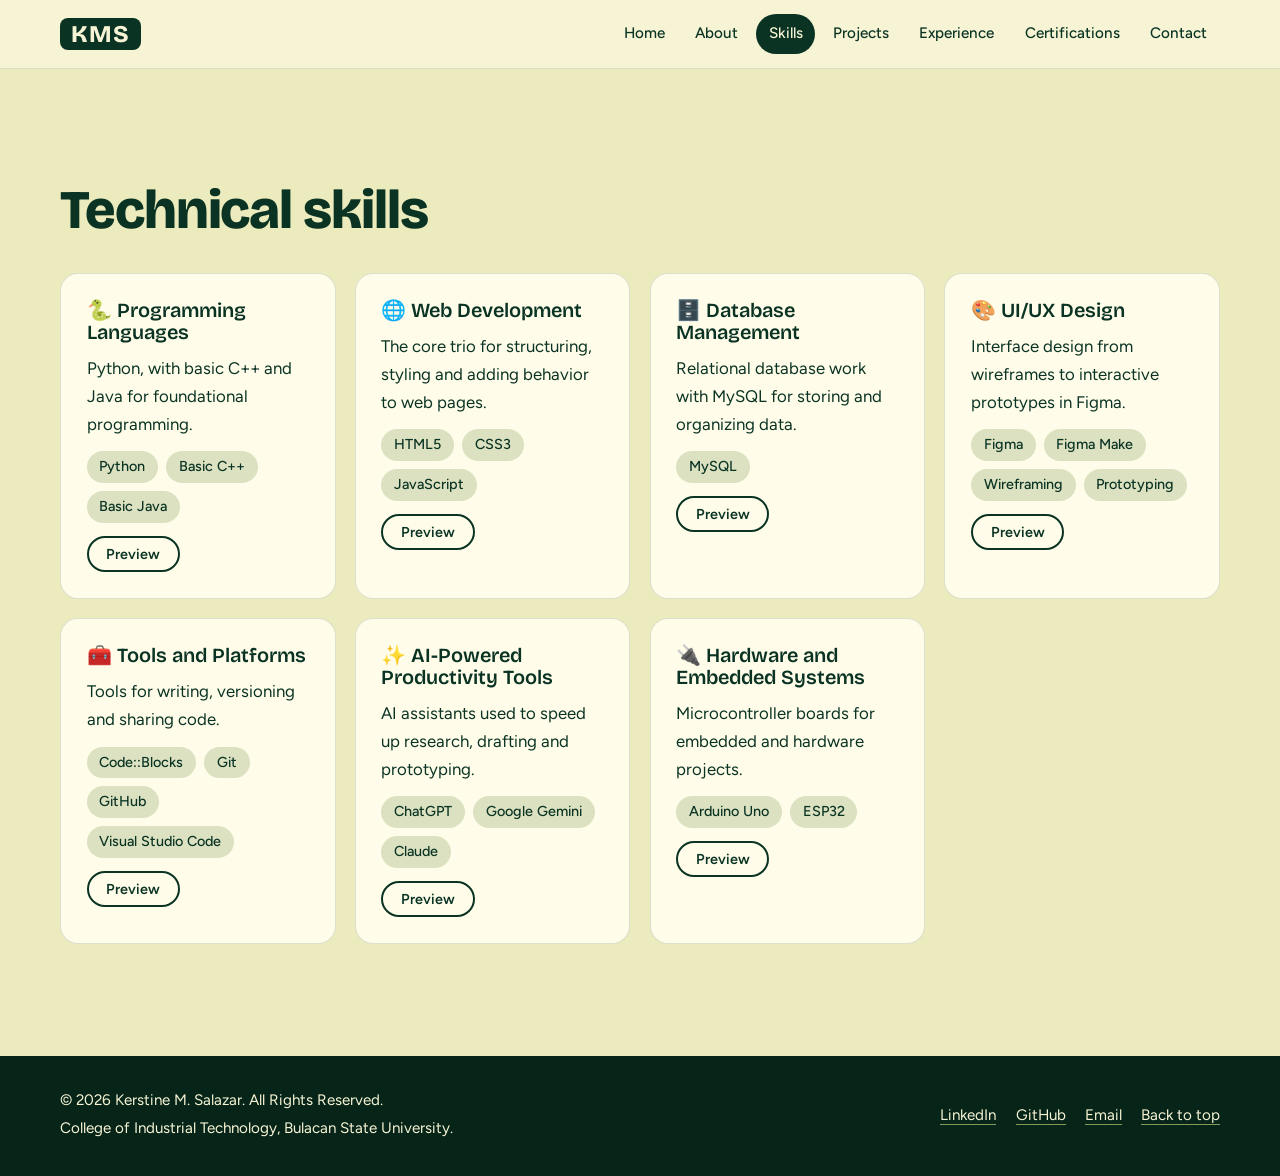
<file: Salazar_Kerstine_IIDD2_Final/skills.html>
<!DOCTYPE html>
<html lang="en">
<head>
<meta charset="UTF-8">
<meta name="viewport" content="width=device-width, initial-scale=1, viewport-fit=cover">
<title>Skills | Kerstine M. Salazar, QA Tester Intern &amp; Designer</title>
<meta name="description" content="Technical skills of Kerstine M. Salazar: programming, web, database, UI/UX, tools, AI and hardware.">
<meta property="og:title" content="Kerstine M. Salazar | QA Tester Intern &amp; Designer">
<meta property="og:description" content="Computer Technology student seeking a 600-hour OJT starting 2nd Semester, A.Y. 2026–2027.">
<meta property="og:type" content="website">
<meta property="og:image" content="assets/img/profile.jpg">
<meta name="theme-color" content="#0A3323">
<link rel="preconnect" href="https://fonts.googleapis.com">
<link rel="preconnect" href="https://fonts.gstatic.com" crossorigin>
<link href="https://fonts.googleapis.com/css2?family=Bricolage+Grotesque:wght@600;800&family=Figtree:wght@400;500;600&display=swap" rel="stylesheet">
<link rel="stylesheet" href="assets/css/style.css">
</head>
<body id="top">
<a class="skip" href="#main">Skip to content</a>
<header class="nav"><div class="wrap nav__in"><a href="index.html" class="logo" aria-label="KMS, home">KMS</a><nav aria-label="Primary"><ul class="menu"><li><a href="index.html">Home</a></li><li><a href="about.html">About</a></li><li><a href="skills.html" class="active" aria-current="page">Skills</a></li><li><a href="projects.html">Projects</a></li><li><a href="experience.html">Experience</a></li><li><a href="certifications.html">Certifications</a></li><li><a href="contact.html">Contact</a></li></ul></nav></div></header>
<main id="main">
<section class="sec sec--alt" id="skills">
  <div class="wrap">
    <h1 class="pt reveal">Technical skills</h1>
    <div class="skills">
      <article class="card reveal"><h3><span aria-hidden="true">🐍</span> Programming Languages</h3><p>Python, with basic C++ and Java for foundational programming.</p><ul class="tags"><li>Python</li><li>Basic C++</li><li>Basic Java</li></ul><button type="button" class="btn btn--small pv" data-preview>Preview</button></article>
      <article class="card reveal"><h3><span aria-hidden="true">🌐</span> Web Development</h3><p>The core trio for structuring, styling and adding behavior to web pages.</p><ul class="tags"><li>HTML5</li><li>CSS3</li><li>JavaScript</li></ul><button type="button" class="btn btn--small pv" data-preview>Preview</button></article>
      <article class="card reveal"><h3><span aria-hidden="true">🗄️</span> Database Management</h3><p>Relational database work with MySQL for storing and organizing data.</p><ul class="tags"><li>MySQL</li></ul><button type="button" class="btn btn--small pv" data-preview>Preview</button></article>
      <article class="card reveal"><h3><span aria-hidden="true">🎨</span> UI/UX Design</h3><p>Interface design from wireframes to interactive prototypes in Figma.</p><ul class="tags"><li>Figma</li><li>Figma Make</li><li>Wireframing</li><li>Prototyping</li></ul><button type="button" class="btn btn--small pv" data-preview>Preview</button></article>
      <article class="card reveal"><h3><span aria-hidden="true">🧰</span> Tools and Platforms</h3><p>Tools for writing, versioning and sharing code.</p><ul class="tags"><li>Code::Blocks</li><li>Git</li><li>GitHub</li><li>Visual Studio Code</li></ul><button type="button" class="btn btn--small pv" data-preview>Preview</button></article>
      <article class="card reveal"><h3><span aria-hidden="true">✨</span> AI-Powered Productivity Tools</h3><p>AI assistants used to speed up research, drafting and prototyping.</p><ul class="tags"><li>ChatGPT</li><li>Google Gemini</li><li>Claude</li></ul><button type="button" class="btn btn--small pv" data-preview>Preview</button></article>
      <article class="card reveal"><h3><span aria-hidden="true">🔌</span> Hardware and Embedded Systems</h3><p>Microcontroller boards for embedded and hardware projects.</p><ul class="tags"><li>Arduino Uno</li><li>ESP32</li></ul><button type="button" class="btn btn--small pv" data-preview>Preview</button></article>
    </div>
  </div>
</section>
</main>
<footer class="footer">
  <div class="wrap footer__in">
    <div>
      <p>© 2026 Kerstine M. Salazar. All Rights Reserved.</p>
      <p>College of Industrial Technology, Bulacan State University.</p>
    </div>
    <ul class="social">
      <li><a href="https://www.linkedin.com/in/kerstinemella0605/" target="_blank" rel="noopener noreferrer">LinkedIn</a></li>
      <!-- Replace with your actual GitHub profile URL -->
      <li><a href="https://github.com/" target="_blank" rel="noopener noreferrer" id="gh">GitHub</a></li>
      <li><a href="mailto:kerstinesalazar28@gmail.com">Email</a></li>
      <li><a href="#top">Back to top</a></li>
    </ul>
  </div>
</footer>
<nav class="bottomnav" aria-label="Mobile"><a href="index.html"><span aria-hidden="true">🏠</span><span>Home</span></a><a href="about.html"><span aria-hidden="true">👤</span><span>About</span></a><a href="skills.html" aria-current="page"><span aria-hidden="true">🛠️</span><span>Skills</span></a><a href="projects.html"><span aria-hidden="true">📁</span><span>Projects</span></a><a href="experience.html"><span aria-hidden="true">🧭</span><span>Experience</span></a><a href="certifications.html"><span aria-hidden="true">🎓</span><span>Certifications</span></a><a href="contact.html"><span aria-hidden="true">✉️</span><span>Contact</span></a></nav>
<button class="totop" id="totop" aria-label="Back to top" hidden>↑</button>
<script src="assets/js/script.js"></script>
</body>
</html>
</file>
<file: style.css>
:root{--g:#0A3323;--m:#839958;--b:#F7F4D5;--ink:#0A3323;--mut:#4a5a3c;--radius:18px;--disp:"Bricolage Grotesque",system-ui,sans-serif;--body:"Figtree",system-ui,sans-serif}
*,*::before,*::after{box-sizing:border-box}
html{scroll-behavior:smooth;scroll-padding-top:76px}
body{margin:0;font:400 1.05rem/1.65 var(--body);color:var(--ink);background:var(--b)}
img{max-width:100%;display:block}
a{color:inherit}
h1,h2,h3,h4{font-family:var(--disp);line-height:1.1;margin:0 0 .6em;text-wrap:balance}
h2{font-size:clamp(2rem,5vw,3.4rem);font-weight:800;letter-spacing:-.02em}
h3{font-size:1.25rem;font-weight:600}
h4{font-size:1.05rem;font-weight:600;margin-bottom:.15em}
p{margin:0 0 1em;max-width:68ch}
ul,ol{margin:0;padding:0}
:focus-visible{outline:3px solid var(--m);outline-offset:3px;border-radius:4px}
.sec--dark :focus-visible{outline-color:var(--b)}
.wrap{width:min(1160px,100% - 2.5rem);margin-inline:auto}
.skip{position:absolute;left:-999px;background:var(--g);color:var(--b);padding:.6rem 1rem;z-index:100}
.skip:focus{left:1rem;top:1rem}
.nav{position:sticky;top:0;z-index:50;background:rgba(247,244,213,.92);backdrop-filter:blur(10px);border-bottom:1px solid rgba(10,51,35,.12)}
.nav__in{display:flex;align-items:center;justify-content:space-between;height:68px}
.logo{font:800 1.5rem var(--disp);text-decoration:none;letter-spacing:.04em;background:var(--g);color:var(--b);padding:.1rem .7rem;border-radius:8px}
.menu{display:flex;gap:.3rem;list-style:none}
.menu a{display:block;padding:.45rem .8rem;border-radius:999px;text-decoration:none;font-weight:500;font-size:.95rem;transition:background .2s,color .2s}
.menu a:hover{background:rgba(131,153,88,.3)}
.menu a.active{background:var(--g);color:var(--b)}
.burger{display:none;background:none;border:0;width:44px;height:44px;cursor:pointer;flex-direction:column;justify-content:center;gap:6px;align-items:center}
.burger span{width:24px;height:2px;background:var(--g);transition:transform .25s,opacity .25s}
.burger[aria-expanded=true] span:nth-child(1){transform:translateY(8px) rotate(45deg)}
.burger[aria-expanded=true] span:nth-child(2){opacity:0}
.burger[aria-expanded=true] span:nth-child(3){transform:translateY(-8px) rotate(-45deg)}
.hero{background:var(--g);color:var(--b);overflow:hidden}
.hero__in{display:grid;grid-template-columns:1.15fr .85fr;gap:2rem;align-items:end;min-height:calc(100vh - 68px);min-height:calc(100svh - 68px)}
.hero__text{padding:3rem 0;align-self:center}
.status{display:inline-flex;align-items:center;gap:.6rem;font-size:.9rem;background:rgba(247,244,213,.1);padding:.4rem .9rem;border-radius:999px;margin-bottom:1.5rem}
.dot{width:9px;height:9px;border-radius:50%;background:var(--m);box-shadow:0 0 0 0 var(--m);animation:pulse 2s infinite}
@keyframes pulse{70%{box-shadow:0 0 0 9px rgba(131,153,88,0)}100%{box-shadow:0 0 0 0 rgba(131,153,88,0)}}
h1{font-size:clamp(3.4rem,10vw,7.5rem);font-weight:800;letter-spacing:-.04em;line-height:.92;margin-bottom:.35em}
.title{font:600 clamp(1.2rem,2.5vw,1.7rem) var(--disp);color:var(--m);margin-bottom:1rem;min-height:1.4em}
.lead{max-width:58ch;opacity:.92}
.cta{display:flex;flex-wrap:wrap;gap:.8rem;margin:1.6rem 0 2rem}
.btn{display:inline-block;font:600 1rem var(--body);padding:.85rem 1.6rem;border-radius:999px;text-decoration:none;border:2px solid transparent;cursor:pointer;transition:transform .2s,background .2s,color .2s}
.btn:hover{transform:translateY(-2px)}
.btn--solid{background:var(--m);color:var(--g)}
.btn--solid:hover{background:var(--b)}
.btn--ghost{border-color:var(--b);color:var(--b)}
.btn--ghost:hover{background:var(--b);color:var(--g)}
.stats{display:grid;grid-template-columns:repeat(3,1fr);gap:.8rem;margin:0}
.stats div{border-top:2px solid var(--m);padding-top:.7rem}
.stats dt{font-size:.8rem;opacity:.75}
.stats dd{margin:.2rem 0 0;font:600 1.05rem/1.25 var(--disp)}
.portrait{margin:0;position:relative;align-self:stretch;display:flex;align-items:flex-end}
.portrait img{width:100%;height:100%;max-height:calc(100svh - 68px);object-fit:cover;object-position:top;border-radius:var(--radius) var(--radius) 0 0;position:relative;z-index:1}
.portrait::before{content:"";position:absolute;inset:12% 0 0 8%;background:var(--m);border-radius:var(--radius) var(--radius) 0 0}
.portrait__fallback{position:absolute;inset:12% 0 0 8%;display:grid;place-items:center;font:800 6rem var(--disp);color:var(--g);opacity:.35}
.portrait.noimg img{display:none}
.hero__text>*{animation:rise .7s both}
.hero__text>*:nth-child(2){animation-delay:.08s}.hero__text>*:nth-child(3){animation-delay:.16s}.hero__text>*:nth-child(4){animation-delay:.24s}.hero__text>*:nth-child(5){animation-delay:.32s}.hero__text>*:nth-child(6){animation-delay:.4s}
@keyframes rise{from{opacity:0;transform:translateY(22px)}}
.sec{padding:clamp(4rem,9vw,7rem) 0}
.sec--alt{background:#ecebbd}
.sec--dark{background:var(--g);color:var(--b)}
.sec--dark a{color:var(--b)}
.grid2{display:grid;grid-template-columns:1fr 1fr;gap:clamp(2rem,5vw,4.5rem);align-items:center}
.grid2--top{align-items:start}
.card{background:#fffdea;border:1px solid rgba(10,51,35,.14);border-radius:var(--radius);padding:1.6rem;transition:transform .25s,box-shadow .25s}
.card:hover{transform:translateY(-4px);box-shadow:0 14px 30px -14px rgba(10,51,35,.4)}
.card--dark{background:var(--g);color:var(--b);border:0}
.facts{margin:0}.facts div{padding:.8rem 0;border-bottom:1px solid rgba(247,244,213,.2)}.facts div:last-child{border:0}
.facts dt{font-size:.85rem;color:var(--m)}.facts dd{margin:0;font-weight:500;font-size:1.1rem}
.skills{display:grid;grid-template-columns:repeat(auto-fit,minmax(260px,1fr));gap:1.2rem;margin-top:2rem}
.tags{list-style:none;display:flex;flex-wrap:wrap;gap:.5rem}
.tags li{background:rgba(131,153,88,.28);padding:.25rem .8rem;border-radius:999px;font-size:.9rem;font-weight:500}
.projects{display:grid;grid-template-columns:repeat(auto-fit,minmax(min(100%,480px),1fr));gap:2rem;margin-top:2rem}
.project{background:#fffdea;border-radius:var(--radius);overflow:hidden;border:1px solid rgba(10,51,35,.14);display:flex;flex-direction:column;transition:transform .25s,box-shadow .25s}
.project:hover{transform:translateY(-5px);box-shadow:0 18px 36px -16px rgba(10,51,35,.45)}
.project__img{position:relative;aspect-ratio:16/10;background:var(--m);overflow:hidden}
.project__img img{width:100%;height:100%;object-fit:cover;position:relative;z-index:1;transition:transform .5s}
.project:hover .project__img img{transform:scale(1.04)}
.ph{position:absolute;inset:0;display:grid;place-items:center;text-align:center;padding:1rem;color:var(--g);font-weight:600}
.project__body{padding:1.6rem}
.sub{color:var(--mut);font-weight:500}
.role{font-weight:600;color:var(--mut)}
.note{font-size:.9rem;color:var(--mut);margin:1rem 0 0}
.muted{opacity:.75}
.timeline{list-style:none;border-left:2px solid var(--m);margin:1.5rem 0 0 .4rem;padding-left:1.6rem}
.timeline>li{position:relative;padding-bottom:1.8rem}
.timeline>li::before{content:"";position:absolute;left:calc(-1.6rem - 7px);top:.4rem;width:12px;height:12px;border-radius:50%;background:var(--g);border:2px solid var(--m)}
.sec--dark .timeline>li::before{background:var(--b)}
.timeline ul{padding-left:1.1rem;margin:.4rem 0}
.timeline li li{margin-bottom:.25rem}
.when{color:var(--m);font-weight:600;font-size:.9rem;margin:0 0 .3rem}
.ref{display:inline-block;margin-top:.3rem;font-size:.9rem;font-weight:600}
.legend{display:flex;gap:.6rem;flex-wrap:wrap;margin:0 0 1.5rem}
.badge{display:inline-block;font-size:.78rem;font-weight:600;padding:.15rem .65rem;border-radius:6px;margin-bottom:.7rem}
.badge--org{background:var(--g);color:var(--b)}
.badge--par{background:var(--m);color:var(--g)}
.badge--trn{background:transparent;border:1.5px solid var(--g)}
.certs{list-style:none;display:grid;grid-template-columns:repeat(auto-fill,minmax(260px,1fr));gap:1.2rem}
.certs h3{font-size:1.05rem}.certs p{margin:0;color:var(--mut);font-size:.95rem}
.refs{display:grid;grid-template-columns:repeat(auto-fit,minmax(270px,1fr));gap:1.2rem;margin-top:2rem}
.refs p{margin:0 0 .4rem;overflow-wrap:anywhere}
.refs a{font-weight:500}
.contact-list{list-style:none;margin:1.5rem 0}.contact-list li{padding:.4rem 0;font-size:1.1rem}
.btn--light:hover{background:var(--b);color:var(--g)}
.form{display:grid;gap:1.1rem;background:rgba(247,244,213,.08);padding:1.8rem;border-radius:var(--radius);border:1px solid rgba(247,244,213,.25)}
.field label{display:block;font-weight:600;margin-bottom:.35rem}
.field input,.field textarea{width:100%;font:inherit;padding:.75rem .9rem;border-radius:10px;border:2px solid transparent;background:var(--b);color:var(--g)}
.field input[aria-invalid=true],.field textarea[aria-invalid=true]{border-color:#ffb4a2}
.err{color:#ffc9bb;font-size:.88rem;margin:.3rem 0 0;min-height:0}
.hp{position:absolute;left:-9999px}
.formmsg{margin:0;font-weight:500}
.footer{background:#062418;color:var(--b);padding:2rem 0;font-size:.95rem}
.footer p{margin:0 0 .2rem}
.footer__in{display:flex;flex-wrap:wrap;gap:1.5rem;justify-content:space-between;align-items:center}
.social{display:flex;gap:1.2rem;list-style:none;flex-wrap:wrap}
.social a{color:var(--b);text-decoration:none;border-bottom:1px solid var(--m)}
.social a:hover{color:var(--m)}
.totop{position:fixed;right:1.2rem;bottom:1.2rem;width:48px;height:48px;border-radius:50%;border:0;background:var(--g);color:var(--b);font-size:1.3rem;cursor:pointer;z-index:40;box-shadow:0 6px 18px rgba(0,0,0,.3)}
.totop[hidden]{display:none}
.reveal{opacity:0;transform:translateY(24px);transition:opacity .6s,transform .6s}
.reveal.in{opacity:1;transform:none}
@media (max-width:900px){
  .hero__in,.grid2{grid-template-columns:1fr}
  .hero__in{min-height:0}
  .portrait{order:-1;max-width:420px;margin:2rem auto 0;align-self:auto}
  .portrait img{max-height:70vh}
  .stats{grid-template-columns:1fr}
}
@media (max-width:860px){
  .burger{display:flex}
  .menu{position:absolute;top:68px;left:0;right:0;flex-direction:column;background:var(--b);padding:.8rem 1.2rem 1.2rem;border-bottom:1px solid rgba(10,51,35,.15);display:none}
  .menu.open{display:flex}
}
@media (prefers-reduced-motion:reduce){
  html{scroll-behavior:auto}
  *,*::before,*::after{animation:none!important;transition:none!important}
  .reveal{opacity:1;transform:none}
}
</file>
<file: Salazar_Kerstine_IIDD2_Final/assets/css/style.css>
:root{--g:#0A3323;--m:#839958;--b:#F7F4D5;--ink:#0A3323;--mut:#4a5a3c;--radius:18px;--disp:"Bricolage Grotesque",system-ui,sans-serif;--body:"Figtree",system-ui,sans-serif}
*,*::before,*::after{box-sizing:border-box}
html{scroll-behavior:smooth;scroll-padding-top:76px}
body{margin:0;font:400 1.05rem/1.65 var(--body);color:var(--ink);background:var(--b)}
img{max-width:100%;display:block}
a{color:inherit}
h1,h2,h3,h4{font-family:var(--disp);line-height:1.1;margin:0 0 .6em;text-wrap:balance}
h2{font-size:clamp(2rem,5vw,3.4rem);font-weight:800;letter-spacing:-.02em}
h3{font-size:1.25rem;font-weight:600}
h4{font-size:1.05rem;font-weight:600;margin-bottom:.15em}
p{margin:0 0 1em;max-width:68ch}
ul,ol{margin:0;padding:0}
:focus-visible{outline:3px solid var(--m);outline-offset:3px;border-radius:4px}
.sec--dark :focus-visible{outline-color:var(--b)}
.wrap{width:min(1160px,100% - 2.5rem);margin-inline:auto}
.skip{position:absolute;left:-999px;background:var(--g);color:var(--b);padding:.6rem 1rem;z-index:100}
.skip:focus{left:1rem;top:1rem}
.nav{position:sticky;top:0;z-index:50;background:rgba(247,244,213,.92);backdrop-filter:blur(10px);border-bottom:1px solid rgba(10,51,35,.12)}
.nav__in{display:flex;align-items:center;justify-content:space-between;height:68px}
.logo{font:800 1.5rem var(--disp);text-decoration:none;letter-spacing:.04em;background:var(--g);color:var(--b);padding:.1rem .7rem;border-radius:8px}
.menu{display:flex;gap:.3rem;list-style:none}
.menu a{display:block;padding:.45rem .8rem;border-radius:999px;text-decoration:none;font-weight:500;font-size:.95rem;transition:background .2s,color .2s}
.menu a:hover{background:rgba(131,153,88,.3)}
.menu a.active{background:var(--g);color:var(--b)}
.hero{background:var(--g);color:var(--b);overflow:hidden}
.hero__in{display:grid;grid-template-columns:1.15fr .85fr;gap:2rem;align-items:end;min-height:calc(100vh - 68px);min-height:calc(100svh - 68px)}
.hero__text{padding:3rem 0;align-self:center}
.status{display:inline-flex;align-items:center;gap:.6rem;font-size:.9rem;background:rgba(247,244,213,.1);padding:.4rem .9rem;border-radius:999px;margin-bottom:1.5rem}
.dot{width:9px;height:9px;border-radius:50%;background:var(--m);box-shadow:0 0 0 0 var(--m);animation:pulse 2s infinite}
@keyframes pulse{70%{box-shadow:0 0 0 9px rgba(131,153,88,0)}100%{box-shadow:0 0 0 0 rgba(131,153,88,0)}}
h1{font-size:clamp(3.4rem,10vw,7.5rem);font-weight:800;letter-spacing:-.04em;line-height:.92;margin-bottom:.35em}
.title{font:600 clamp(1.2rem,2.5vw,1.7rem) var(--disp);color:var(--m);margin-bottom:1rem;min-height:1.4em}
.lead{max-width:58ch;opacity:.92}
.cta{display:flex;flex-wrap:wrap;gap:.8rem;margin:1.6rem 0 2rem}
.btn{display:inline-block;font:600 1rem var(--body);padding:.85rem 1.6rem;border-radius:999px;text-decoration:none;border:2px solid transparent;cursor:pointer;transition:transform .2s,background .2s,color .2s}
.btn:hover{transform:translateY(-2px)}
.btn--solid{background:var(--m);color:var(--g)}
.btn--solid:hover{background:var(--b)}
.btn--ghost{border-color:var(--b);color:var(--b)}
.btn--ghost:hover{background:var(--b);color:var(--g)}
.stats{display:grid;grid-template-columns:repeat(3,1fr);gap:.8rem;margin:0}
.stats div{border-top:2px solid var(--m);padding-top:.7rem}
.stats dt{font-size:.8rem;opacity:.75}
.stats dd{margin:.2rem 0 0;font:600 1.05rem/1.25 var(--disp)}
.portrait{margin:0;position:relative;background:var(--m);border-radius:var(--radius) var(--radius) 0 0;overflow:hidden;align-self:stretch;display:flex;align-items:flex-end}
.portrait img{width:100%;height:100%;max-height:calc(100svh - 68px);object-fit:cover;object-position:top;border-radius:var(--radius) var(--radius) 0 0;position:relative;z-index:1}
.hero__text>*{animation:rise .7s both}
.hero__text>*:nth-child(2){animation-delay:.08s}.hero__text>*:nth-child(3){animation-delay:.16s}.hero__text>*:nth-child(4){animation-delay:.24s}.hero__text>*:nth-child(5){animation-delay:.32s}.hero__text>*:nth-child(6){animation-delay:.4s}
@keyframes rise{from{opacity:0;transform:translateY(22px)}}
.sec{padding:clamp(4rem,9vw,7rem) 0}
.sec--alt{background:#ecebbd}
.sec--dark{background:var(--g);color:var(--b)}
.sec--dark a{color:var(--b)}
.grid2{display:grid;grid-template-columns:1fr 1fr;gap:clamp(2rem,5vw,4.5rem);align-items:center}
.grid2--top{align-items:start}
.card{background:#fffdea;border:1px solid rgba(10,51,35,.14);border-radius:var(--radius);padding:1.6rem;transition:transform .25s,box-shadow .25s}
.card:hover{transform:translateY(-4px);box-shadow:0 14px 30px -14px rgba(10,51,35,.4)}
.card--dark{background:var(--g);color:var(--b);border:0}
.facts{margin:0}.facts div{padding:.8rem 0;border-bottom:1px solid rgba(247,244,213,.2)}.facts div:last-child{border:0}
.facts dt{font-size:.85rem;color:var(--m)}.facts dd{margin:0;font-weight:500;font-size:1.1rem}
.skills{display:grid;grid-template-columns:repeat(auto-fit,minmax(260px,1fr));gap:1.2rem;margin-top:2rem}
.tags{list-style:none;display:flex;flex-wrap:wrap;gap:.5rem}
.tags li{background:rgba(131,153,88,.28);padding:.25rem .8rem;border-radius:999px;font-size:.9rem;font-weight:500}
.projects{display:grid;grid-template-columns:repeat(auto-fit,minmax(min(100%,480px),1fr));gap:2rem;margin-top:2rem}
.project{background:#fffdea;border-radius:var(--radius);overflow:hidden;border:1px solid rgba(10,51,35,.14);display:flex;flex-direction:column;transition:transform .25s,box-shadow .25s}
.project:hover{transform:translateY(-5px);box-shadow:0 18px 36px -16px rgba(10,51,35,.45)}
.project__img{position:relative;aspect-ratio:4/3;background:var(--bg,var(--m));overflow:hidden}
.project__img img{width:100%;height:100%;object-fit:contain;position:relative;z-index:1}
.ph{position:absolute;inset:0;display:grid;place-items:center;text-align:center;padding:1rem;color:var(--g);font-weight:600}
.project__body{padding:1.6rem}
.sub{color:var(--mut);font-weight:500}
.role{font-weight:600;color:var(--mut)}
.note{font-size:.9rem;color:var(--mut);margin:1rem 0 0}
.muted{opacity:.75}
.timeline{list-style:none;border-left:2px solid var(--m);margin:1.5rem 0 0 .4rem;padding-left:1.6rem}
.timeline>li{position:relative;padding-bottom:1.8rem}
.timeline>li::before{content:"";position:absolute;left:calc(-1.6rem - 7px);top:.4rem;width:12px;height:12px;border-radius:50%;background:var(--g);border:2px solid var(--m)}
.sec--dark .timeline>li::before{background:var(--b)}
.timeline ul{padding-left:1.1rem;margin:.4rem 0}
.timeline li li{margin-bottom:.25rem}
.when{color:var(--m);font-weight:600;font-size:.9rem;margin:0 0 .3rem}
.ref{display:inline-block;margin-top:.3rem;font-size:.9rem;font-weight:600}
.legend{display:flex;gap:.6rem;flex-wrap:wrap;margin:0 0 1.5rem}
.badge{display:inline-block;font-size:.78rem;font-weight:600;padding:.15rem .65rem;border-radius:6px;margin-bottom:.7rem}
.badge--org{background:var(--g);color:var(--b)}
.badge--par{background:var(--m);color:var(--g)}
.badge--trn{background:transparent;border:1.5px solid var(--g)}
.certs{list-style:none;display:grid;grid-template-columns:repeat(auto-fill,minmax(260px,1fr));gap:1.2rem}
.certs h3{font-size:1.05rem}.certs p{margin:0;color:var(--mut);font-size:.95rem}
.refs{display:grid;grid-template-columns:repeat(auto-fit,minmax(270px,1fr));gap:1.2rem;margin-top:2rem}
.refs p{margin:0 0 .4rem;overflow-wrap:anywhere}
.refs a{font-weight:500}
.contact-list{list-style:none;margin:1.5rem 0}.contact-list li{padding:.4rem 0;font-size:1.1rem}
.btn--light:hover{background:var(--b);color:var(--g)}
.form{display:grid;gap:1.1rem;background:rgba(247,244,213,.08);padding:1.8rem;border-radius:var(--radius);border:1px solid rgba(247,244,213,.25)}
.field label{display:block;font-weight:600;margin-bottom:.35rem}
.field input,.field textarea{width:100%;font:inherit;padding:.75rem .9rem;border-radius:10px;border:2px solid transparent;background:var(--b);color:var(--g)}
.field input[aria-invalid=true],.field textarea[aria-invalid=true]{border-color:#ffb4a2}
.err{color:#ffc9bb;font-size:.88rem;margin:.3rem 0 0;min-height:0}
.hp{position:absolute;left:-9999px}
.formmsg{margin:0;font-weight:500}
.footer{background:#062418;color:var(--b);padding:2rem 0;font-size:.95rem}
.footer p{margin:0 0 .2rem}
.footer__in{display:flex;flex-wrap:wrap;gap:1.5rem;justify-content:space-between;align-items:center}
.social{display:flex;gap:1.2rem;list-style:none;flex-wrap:wrap}
.social a{color:var(--b);text-decoration:none;border-bottom:1px solid var(--m)}
.social a:hover{color:var(--m)}
.totop{position:fixed;right:1.2rem;bottom:1.2rem;width:48px;height:48px;border-radius:50%;border:0;background:var(--g);color:var(--b);font-size:1.3rem;cursor:pointer;z-index:40;box-shadow:0 6px 18px rgba(0,0,0,.3)}
.totop[hidden]{display:none}
.reveal{opacity:0;transform:translateY(24px);transition:opacity .6s,transform .6s}
.reveal.in{opacity:1;transform:none}
@media (max-width:900px){
  .hero__in,.grid2{grid-template-columns:1fr}
  .hero__in{min-height:0}
  .portrait{order:-1;max-width:420px;margin:2rem auto 0;align-self:auto}
  .portrait img{max-height:70vh}
  .stats{grid-template-columns:1fr}
}
@media (prefers-reduced-motion:reduce){
  html{scroll-behavior:auto}
  *,*::before,*::after{animation:none!important;transition:none!important}
  .reveal{opacity:1;transform:none}
}
.pt{font-size:clamp(2rem,5vw,3.4rem);letter-spacing:-.02em;line-height:1.1;font-weight:800}
.checks{padding-left:1.2rem;max-width:62ch}.checks li{margin-bottom:.4rem}
.explore{list-style:none;display:grid;grid-template-columns:repeat(auto-fit,minmax(260px,1fr));gap:1.2rem;margin-top:2rem}
.explore a{display:block;text-decoration:none;height:100%}.explore p{margin:0;color:var(--mut)}
.strip{display:flex;flex-direction:column;align-items:flex-start}.strip .cta{margin:1rem 0 0}
.btn--small{padding:.45rem 1.1rem;font-size:.9rem;background:transparent;border-color:var(--g);color:var(--g);margin-top:.8rem}
.btn--small:hover{background:var(--g);color:var(--b)}
.project__body>p:nth-of-type(n+3){display:-webkit-box;-webkit-line-clamp:3;-webkit-box-orient:vertical;overflow:hidden}
.skills .card>p{margin-bottom:.8rem}
dialog.preview{width:min(720px,100% - 2rem);max-height:90vh;border:0;border-radius:var(--radius);padding:0;background:#fffdea;color:var(--ink);overflow:auto}
dialog.preview::backdrop{background:rgba(6,36,24,.7)}
.preview__in{padding:1.6rem}.preview__in .project__img{aspect-ratio:auto;height:min(55vh,520px);border-radius:12px;margin-bottom:1.2rem}
.preview__in p{display:block!important;overflow:visible!important}
.preview__x{position:sticky;top:0;float:right;margin:.6rem;z-index:3;width:44px;height:44px;border-radius:50%;border:0;background:var(--g);color:var(--b);font-size:1.2rem;cursor:pointer}
.bottomnav{display:none}
@media (max-width:860px){
  .menu{display:none}
  body{padding-bottom:calc(76px + env(safe-area-inset-bottom))}
  .bottomnav{display:flex;position:fixed;left:0;right:0;bottom:0;z-index:60;gap:.15rem;background:var(--g);padding:.4rem .4rem calc(.4rem + env(safe-area-inset-bottom));overflow-x:auto;scrollbar-width:none;border-top:1px solid rgba(247,244,213,.2)}
  .bottomnav::-webkit-scrollbar{display:none}
  .bottomnav a{flex:1 0 66px;display:flex;flex-direction:column;align-items:center;gap:2px;min-height:48px;padding:.35rem .2rem;border-radius:12px;color:var(--b);text-decoration:none;font-size:.7rem;font-weight:500}
  .bottomnav a span:first-child{font-size:1.25rem;line-height:1}
  .bottomnav a[aria-current=page]{background:var(--m);color:var(--g)}
  .totop{bottom:calc(88px + env(safe-area-inset-bottom))}
  .sec{padding:3rem 0}
}
</file>
